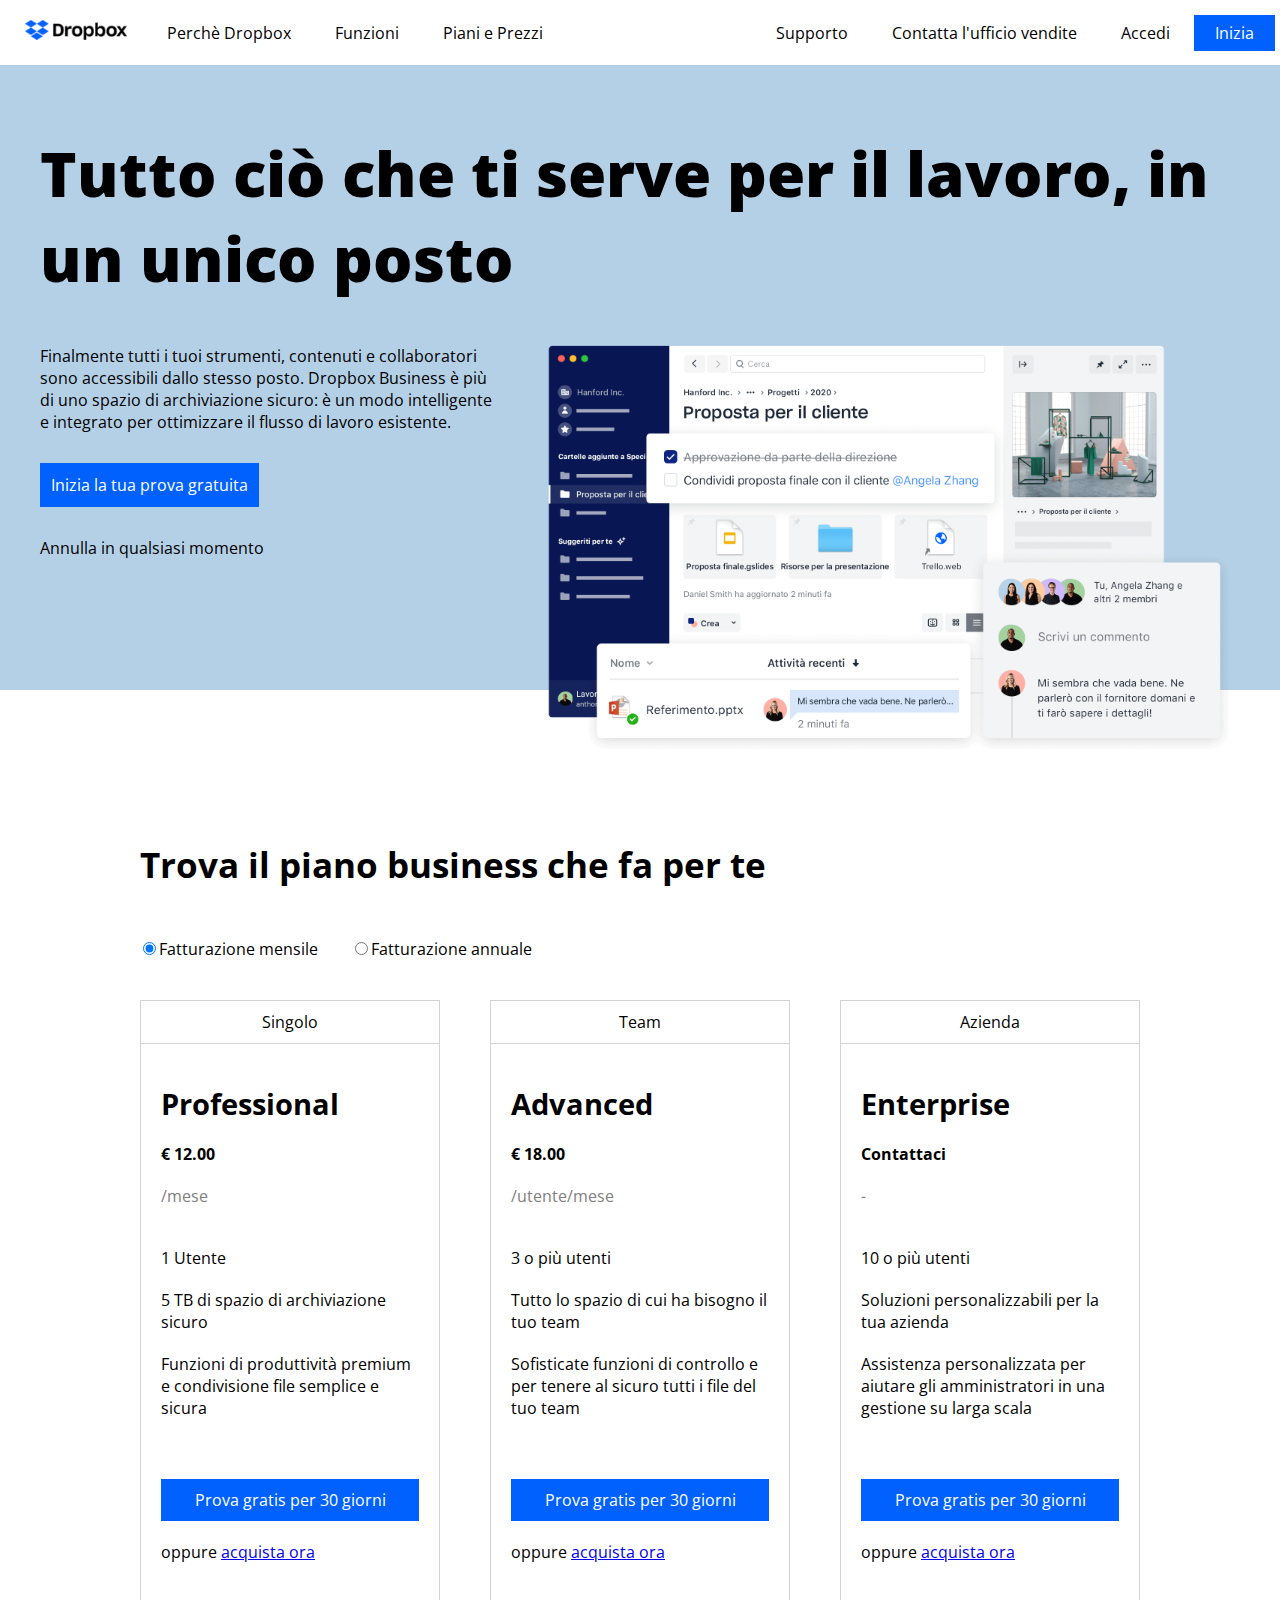
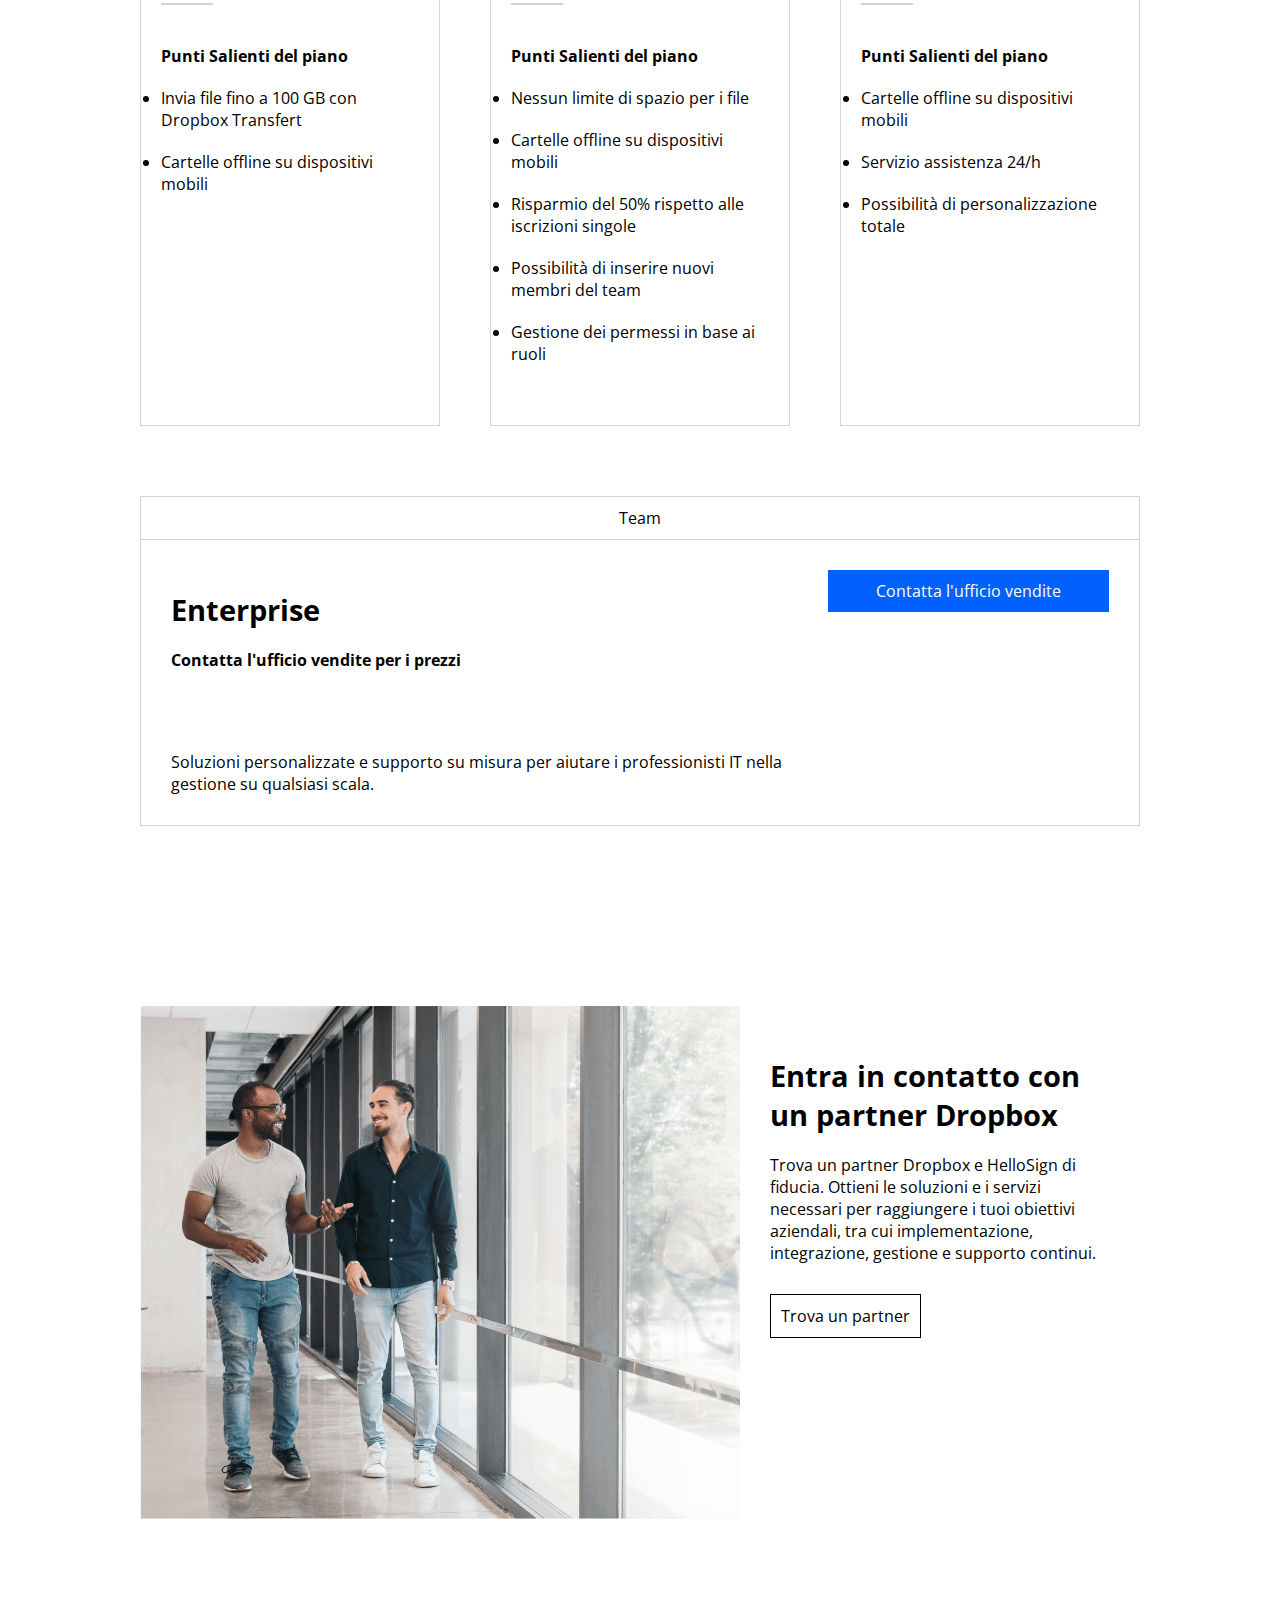
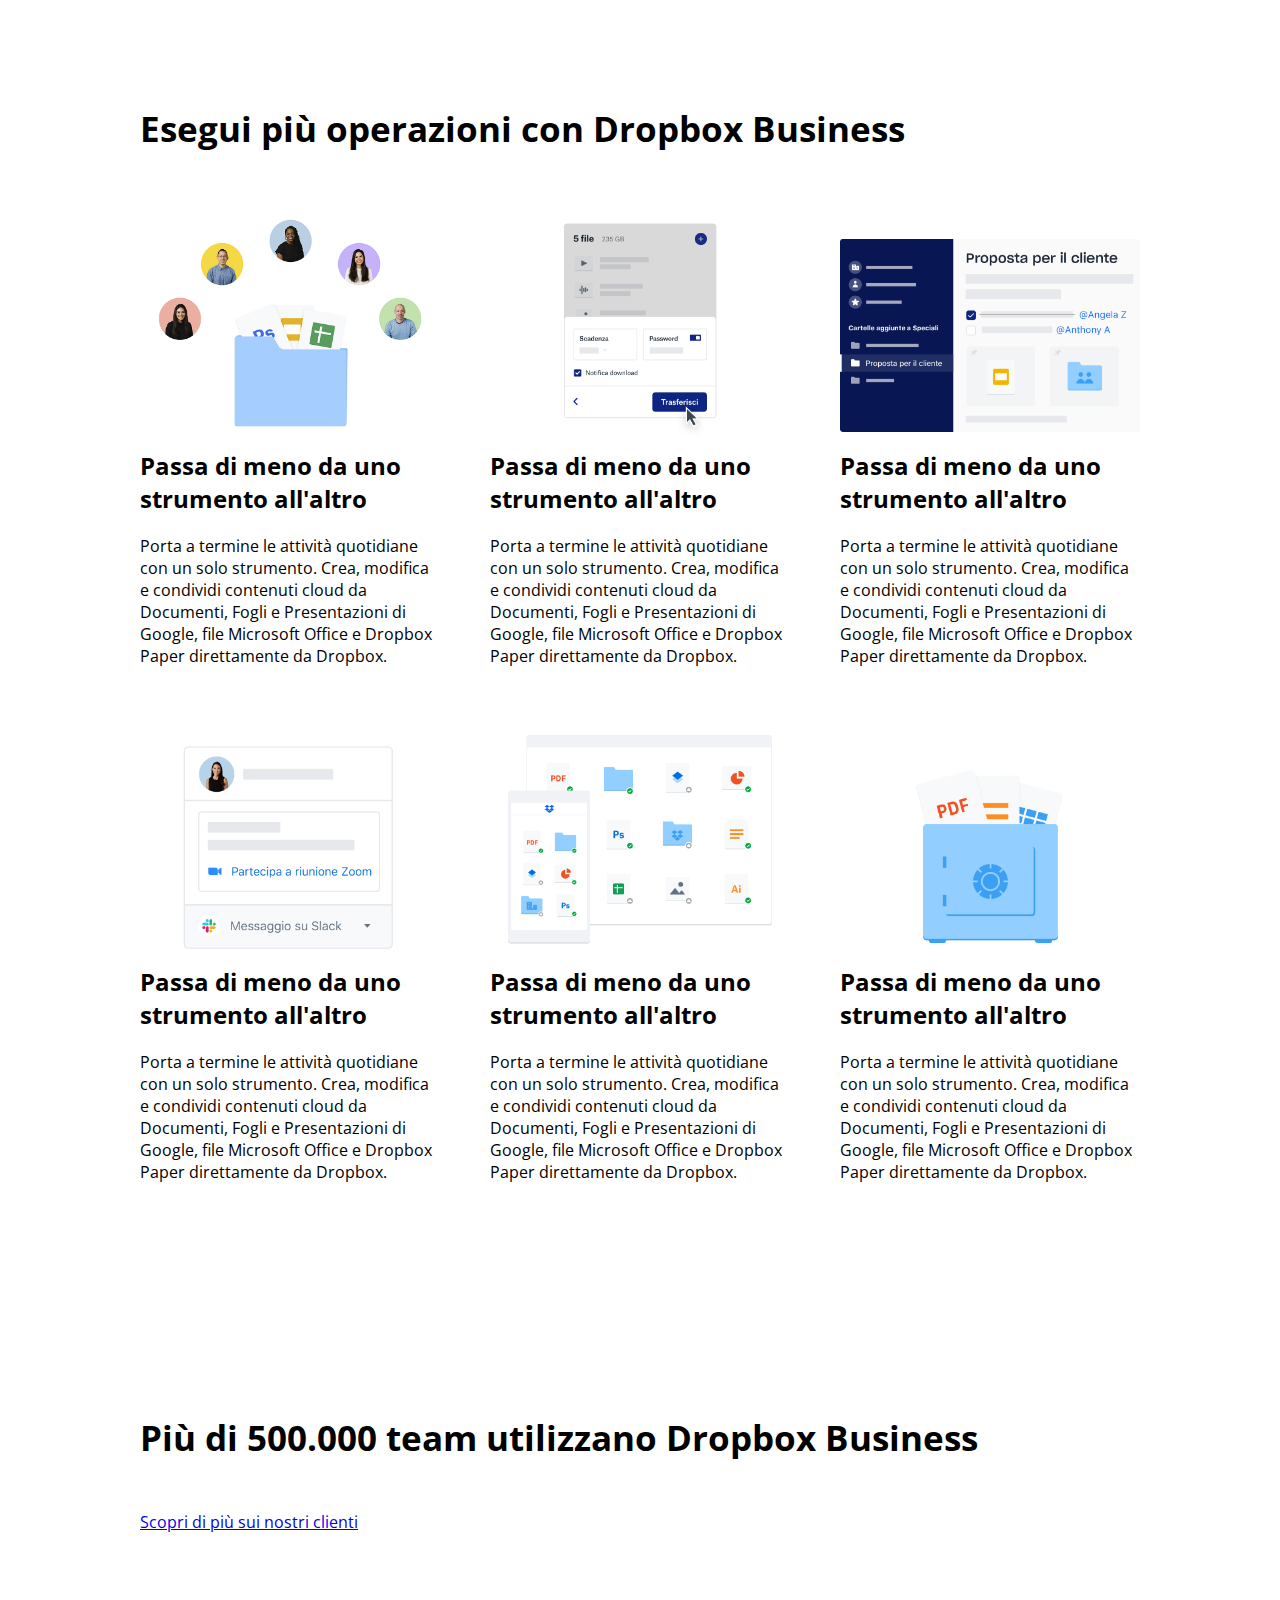
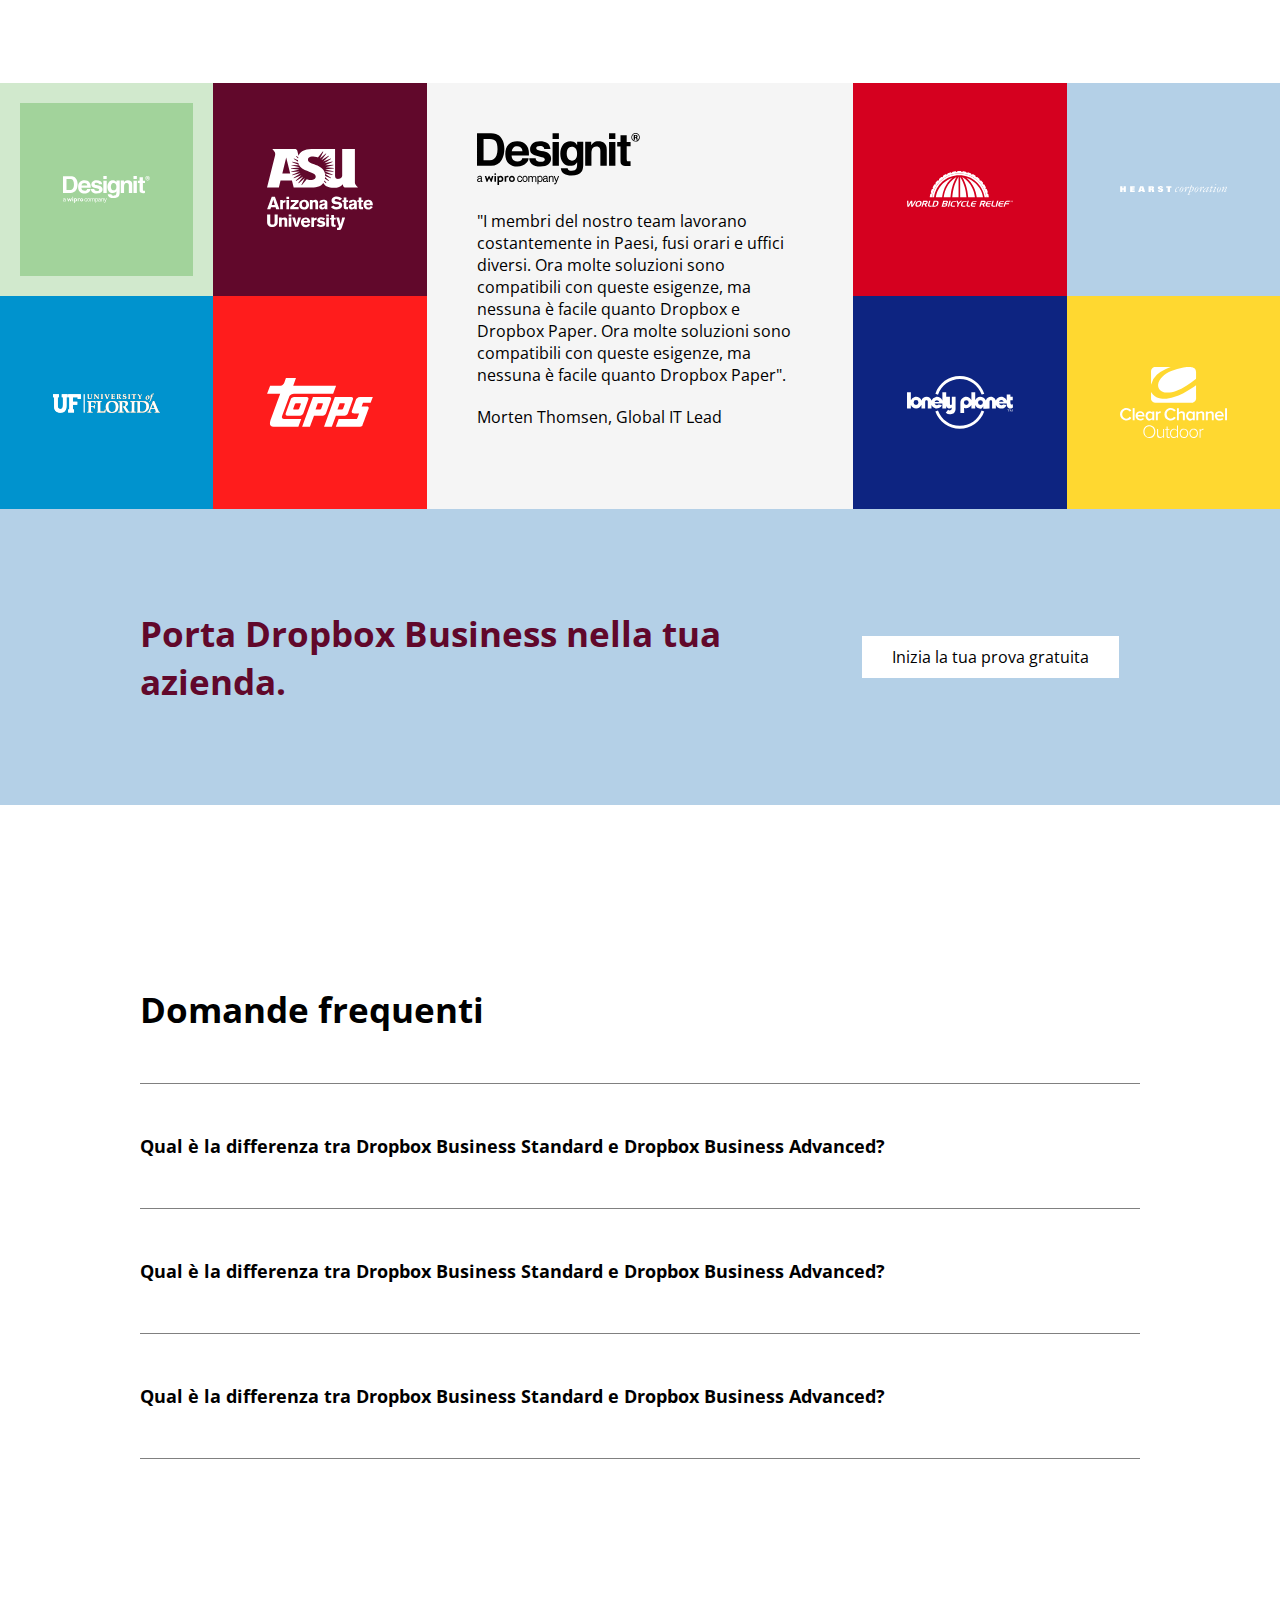
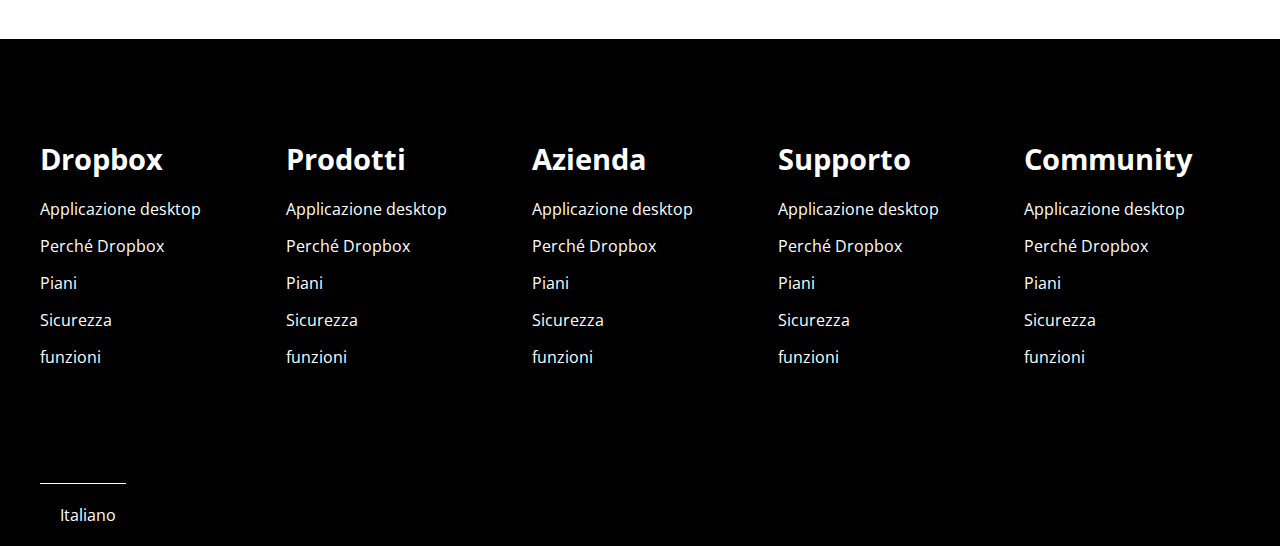
<file: index.html>
<!DOCTYPE html>
<html lang="en">
    <head>
        <meta charset="UTF-8">
        <meta name="viewport" content="width=device-width, initial-scale=1.0">
        <title>Tutto ciò che ti serve per il lavoro, in un unico posto | Dropbox</title>

        <!-- Google Fonts -->
        <link rel="preconnect" href="https://fonts.googleapis.com">
        <link rel="preconnect" href="https://fonts.gstatic.com" crossorigin>
        <link href="https://fonts.googleapis.com/css2?family=Open+Sans:wght@300;700;800&display=swap" rel="stylesheet">

        <!-- css -->
        <link rel="stylesheet" href="css/style.css">

        <!-- Font Awesome -->
        <link rel="stylesheet" href="https://cdnjs.cloudflare.com/ajax/libs/font-awesome/6.4.2/css/all.min.css" integrity="sha512-z3gLpd7yknf1YoNbCzqRKc4qyor8gaKU1qmn+CShxbuBusANI9QpRohGBreCFkKxLhei6S9CQXFEbbKuqLg0DA==" crossorigin="anonymous" referrerpolicy="no-referrer" />
    </head>
    <body class="debug">
        

        <header>

            <section class="top-header flex">

                <div class="left flex">
                    <div class="img_container">
                        <img src="img/logo-small.png" alt="Dropbox">
                    </div>
                    <nav>
                        <ul>
                            <li><a href="#">Perchè Dropbox</a></li>
                            <li><a href="#">Funzioni</a></li>
                            <li><a href="#">Piani e Prezzi</a></li>
                        </ul>
                    </nav>
                </div>

                <div class="right flex">
                    <nav>
                        <ul>
                            <li><a href="#">Supporto</a></li>
                            <li><a href="#">Contatta l'ufficio vendite</a></li>
                            <li><a href="#">Accedi</a></li>
                            <li><a href="#" class="button">Inizia</a></li>
                        </ul>
                    </nav>
                </div>

            </section>

            <section class="bottom-header">
                <div class="background">
                    <div class="container-large">
                        <div class="jumbotron">
                            <h1>Tutto ciò che ti serve per il lavoro, in un unico posto</h1>
                            <div class="my_row flex">

                                <div class="my_col_40">

                                    <p>
                                        Finalmente tutti i tuoi strumenti, contenuti e collaboratori sono accessibili dallo stesso posto. Dropbox Business è più di uno spazio di archiviazione sicuro: 
                                        è un modo intelligente e integrato per ottimizzare il flusso di lavoro esistente.
                                    </p>
                                    <a href="#" class="button large">Inizia la tua prova gratuita</a>
                                    <div>Annulla in qualsiasi momento</div>
                                    <i class="fa-solid fa-arrow-down"></i>
                                </div>


                                <div class="my_col_60">
                                    <img src="img/jumbo.png" alt="Dropbox_free_trial">
                                </div>

                            </div>
                        </div>
                    </div>
                </div>

            </section>
        </header>

        <main>
            <div class="container-small">
                 
                <h2>Trova il piano business che fa per te</h2>

                <div class="input-box">
                    <span><input type="radio" id="month" name="billing" checked><label for="month">Fatturazione mensile</label></span>
                    <span><input type="radio" id="year" name="billing"><label for="year">Fatturazione annuale</label></span>
                </div>
                
                <div class="my_row flex">
                     <div class="card">
                        <div class="card-top">
                            <span><i class="fa-solid fa-user"></i> Singolo</span>
                        </div>
                        <div class="card-bottom">
                            <h3>Professional</h3>
                            <h4>€ 12.00</h4>
                            <span class="price-info">/mese</span>

                            <ul class="fa-ul">
                                <li><span class="fa-li"><i class="fa-solid fa-user"></i></span>1 Utente</li>
                                <li><span class="fa-li"><i class="fa-solid fa-folder"></i></span>5 TB di spazio di archiviazione sicuro</li>
                                <li><span class="fa-li"><i class="fa-solid fa-share-nodes"></i></span>Funzioni di produttività premium
                                    e condivisione file semplice e sicura</li>
                            </ul>

                            <div class="button-card">
                                <a href="#">Prova gratis per 30 giorni</a>
                            </div>

                            <span>oppure <a href="#">acquista ora</a></span>

                            <hr>
                            
                            <div class="list-info">
                                <h4>Punti Salienti del piano</h4>
                                <ul class="fa-ul">
                                    <li><span class="fa-li"><i class="fa-solid fa-check"></i></span>Invia file fino a 100 GB con Dropbox Transfert</li>
                                    <li><span class="fa-li"><i class="fa-solid fa-check"></i></span>Cartelle offline su dispositivi mobili</li>
                                </ul>
                            </div>
                        </div>

                     </div>

                     <div class="card">
                        <div class="card-top">
                            <span><i class="fa-solid fa-users"></i> Team</span>
                        </div>
                        <div class="card-bottom">
                            <h3>Advanced</h3>
                            <h4>€ 18.00</h4>
                            <span class="price-info">/utente/mese</span>

                            <ul class="fa-ul">
                                <li><span class="fa-li"><i class="fa-solid fa-users"></i></span>3 o più utenti</li>
                                <li><span class="fa-li"><i class="fa-solid fa-folder"></i></span>Tutto lo spazio di cui ha bisogno il tuo team</li>
                                <li><span class="fa-li"><i class="fa-solid fa-share-nodes"></i></span>Sofisticate funzioni di controllo e per tenere al sicuro tutti i file del tuo team</li>
                            </ul>

                            <div class="button-card">
                                <a href="#">Prova gratis per 30 giorni</a>
                            </div>

                            <span>oppure <a href="#">acquista ora</a></span>

                            <hr>
                            
                            <div class="list-info">
                                <h4>Punti Salienti del piano</h4>
                                <ul class="fa-ul">
                                    <li><span class="fa-li"><i class="fa-solid fa-check"></i></span>Nessun limite di spazio per i file</li>
                                    <li><span class="fa-li"><i class="fa-solid fa-check"></i></span>Cartelle offline su dispositivi mobili</li>
                                    <li><span class="fa-li"><i class="fa-solid fa-check"></i></span>Risparmio del 50% rispetto alle iscrizioni singole</li>
                                    <li><span class="fa-li"><i class="fa-solid fa-check"></i></span>Possibilità di inserire nuovi membri del team</li>
                                    <li><span class="fa-li"><i class="fa-solid fa-check"></i></span>Gestione dei permessi in base ai ruoli</li>
                                </ul>
                            </div>
                        </div>

                     </div>

                     <div class="card">
                        <div class="card-top">
                            <span><i class="fa-solid fa-building"></i> Azienda</span>
                        </div>
                        <div class="card-bottom">
                            <h3>Enterprise</h3>
                            <h4>Contattaci</h4>
                            <span class="price-info">-</span>

                            <ul class="fa-ul">
                                <li><span class="fa-li"><i class="fa-solid fa-user"></i></span>10 o più utenti</li>
                                <li><span class="fa-li"><i class="fa-solid fa-folder"></i></span>Soluzioni personalizzabili per la tua azienda</li>
                                <li><span class="fa-li"><i class="fa-solid fa-share-nodes"></i></span>Assistenza personalizzata per aiutare gli amministratori in una gestione su larga scala</li>
                            </ul>

                            <div class="button-card">
                                <a href="#">Prova gratis per 30 giorni</a>
                            </div>

                            <span>oppure <a href="#">acquista ora</a></span>

                            <hr>
                            
                            <div class="list-info">
                                <h4>Punti Salienti del piano</h4>
                                <ul class="fa-ul">
                                    <li><span class="fa-li"><i class="fa-solid fa-check"></i></span>Cartelle offline su dispositivi mobili</li>
                                    <li><span class="fa-li"><i class="fa-solid fa-check"></i></span>Servizio assistenza 24/h</li>
                                    <li><span class="fa-li"><i class="fa-solid fa-check"></i></span>Possibilità di personalizzazione totale</li>
                                </ul>
                            </div>
                        </div>

                     </div>
                </div>

                <div class="horizontal_card">
                    <div class="card-top">
                        <span><i class="fa-solid fa-building"></i> Team</span>
                    </div>
                    <div class="card-bottom flex">

                        <div class="my_col_70">
                            <h3>Enterprise</h3>
                            <h4>Contatta l'ufficio vendite per i prezzi</h4>
                            <p>
                                Soluzioni personalizzate e supporto su misura per aiutare i professionisti IT nella gestione su qualsiasi scala.
                            </p>
                        </div>

                        <div class="my_col_30">
                            <div class="button-card">
                                <a href="#">Contatta l'ufficio vendite</a>
                            </div>
                        </div>

                    </div>
                </div>
                
                <div class="my_row big flex">
                    <div class="my_col_60">
                        <img src="img/partner.png" alt="">
                    </div>

                    <div class="my_col_40">
                        <h3>Entra in contatto con un partner Dropbox</h3>
                        <p>
                            Trova un partner Dropbox e HelloSign di fiducia. Ottieni le soluzioni e i servizi necessari per raggiungere i tuoi obiettivi aziendali, tra cui implementazione, integrazione, gestione e supporto continui.
                        </p>

                        <a href="" class="button large trasparent">Trova un partner</a>
                    </div>
                </div>

                <h2>Esegui più operazioni con Dropbox Business</h2>

                <div class="card_box flex">

                    <div class="card">

                        <img src="img/business-feature-switching-tools.png" alt="">
                        <h3>Passa di meno da uno strumento all'altro</h3>
                        <p>
                            Porta a termine le attività quotidiane con un solo strumento. Crea, modifica e condividi contenuti cloud da Documenti, Fogli e Presentazioni di Google, file Microsoft Office e Dropbox Paper direttamente da Dropbox.
                        </p>

                    </div>

                    <div class="card">

                        <img src="img/business-feature-send-files-it.png" alt="">
                        <h3>Passa di meno da uno strumento all'altro</h3>
                        <p>
                            Porta a termine le attività quotidiane con un solo strumento. Crea, modifica e condividi contenuti cloud da Documenti, Fogli e Presentazioni di Google, file Microsoft Office e Dropbox Paper direttamente da Dropbox.
                        </p>

                    </div>

                    <div class="card">

                        <img src="img/business-feature-coordinate-it.png" alt="">
                        <h3>Passa di meno da uno strumento all'altro</h3>
                        <p>
                            Porta a termine le attività quotidiane con un solo strumento. Crea, modifica e condividi contenuti cloud da Documenti, Fogli e Presentazioni di Google, file Microsoft Office e Dropbox Paper direttamente da Dropbox.
                        </p>

                    </div>

                    <div class="card">

                        <img src="img/business-feature-integrations-it.png" alt="">
                        <h3>Passa di meno da uno strumento all'altro</h3>
                        <p>
                            Porta a termine le attività quotidiane con un solo strumento. Crea, modifica e condividi contenuti cloud da Documenti, Fogli e Presentazioni di Google, file Microsoft Office e Dropbox Paper direttamente da Dropbox.
                        </p>

                    </div>

                    <div class="card">

                        <img src="img/business-feature-multi-device.png" alt="">
                        <h3>Passa di meno da uno strumento all'altro</h3>
                        <p>
                            Porta a termine le attività quotidiane con un solo strumento. Crea, modifica e condividi contenuti cloud da Documenti, Fogli e Presentazioni di Google, file Microsoft Office e Dropbox Paper direttamente da Dropbox.
                        </p>

                    </div>

                    <div class="card">

                        <img src="img/business-feature-security.png" alt="">
                        <h3>Passa di meno da uno strumento all'altro</h3>
                        <p>
                            Porta a termine le attività quotidiane con un solo strumento. Crea, modifica e condividi contenuti cloud da Documenti, Fogli e Presentazioni di Google, file Microsoft Office e Dropbox Paper direttamente da Dropbox.
                        </p>

                    </div>


                </div>

                <h2>Più di 500.000 team utilizzano Dropbox Business</h2>

                <a href="#">Scopri di più sui nostri clienti</a>

            </div>

            <div class="my_row_square flex">

                <div class="flex">
                    <div class="square_1-2 flex lightgreen"><img src="img/designit.svg" alt="Designit"></div>
                    <div class="square_1-2 flex bordeaux"><img src="img/arizona_state_university.svg" alt="Arizona_State_University"></div>
                    <div class="square_1-2 flex skyblue"><img src="img/university_of_florida.svg" alt="University_of_Florida"></div>
                    <div class="square_1-2 flex orangered"><img src="img/topps.svg" alt="Topps"></div>
                </div>


                <div class="corp_info">

                    <img src="img/designit.svg" alt="Designit">
                    <p>
                        "I membri del nostro team lavorano costantemente in Paesi, fusi orari e uffici diversi. Ora molte soluzioni sono compatibili con queste esigenze, ma nessuna è facile quanto Dropbox e Dropbox Paper. Ora molte soluzioni sono compatibili con queste esigenze, ma nessuna è facile quanto Dropbox Paper".
                    </p>

                    <span>Morten Thomsen, Global IT Lead</span>

                </div>


                <div class="flex">
                    <div class="square_1-2 flex red"><img src="img/world_bicycle_relief.svg" alt="World_Bicycle_Relief"></div>
                    <div class="square_1-2 flex lightblue"><img src="img/hearst_corp.svg" alt="Hearst_corp"></div>
                    <div class="square_1-2 flex darkblue"><img src="img/lonely_planet.svg" alt="Lonely_Planet"></div>
                    <div class="square_1-2 flex yellow"><img src="img/clear_channel.svg" alt="Clear_Channel"></div>
                </div>

            </div>

            <div class="background">
                <div class="container-small">

                    <div class="my_row small flex">

                        <div class="my_col_70 flex">
                            <h2>Porta Dropbox Business nella tua azienda.</h2>
                        </div>
    
                        <div class="my_col_30 flex">
                            <div class="button-card">
                                <a href="#" class="white">Inizia la tua prova gratuita</a>
                            </div>
                        </div>

                    </div>
                        
                </div>
            </div>
            
            <div class="container-small">

                <h2>Domande frequenti</h2>

                <div class="row-box">

                     <div class="flex">
                        <h4>Qual è la differenza tra Dropbox Business Standard e Dropbox Business Advanced?</h4>
                        <a href=""><i class="fa-solid fa-chevron-down"></i></a>
                     </div>
                     <div class="flex">
                        <h4>Qual è la differenza tra Dropbox Business Standard e Dropbox Business Advanced?</h4>
                        <a href=""><i class="fa-solid fa-chevron-down"></i></a>
                     </div>
                     <div class="flex">
                        <h4>Qual è la differenza tra Dropbox Business Standard e Dropbox Business Advanced?</h4>
                        <a href=""><i class="fa-solid fa-chevron-down"></i></a>
                     </div>

                </div>
            </div>
        </main>

        <footer>
            
            <div class="container-large">
                <section class="footer-top">

                    <div class="my_row flex">

                        <div class="footer_col">

                            <h3>Dropbox</h3>
                            <nav>
                                <ul>
                                    <li><a href="">Applicazione desktop</a></li>
                                    <li><a href="">Perché Dropbox</a></li>
                                    <li><a href="">Piani</a></li>
                                    <li><a href="">Sicurezza</a></li>
                                    <li><a href="">funzioni</a></li>
                                </ul>
                            </nav>
                        </div>

                        <div class="footer_col">

                            <h3>Prodotti</h3>
                            <nav>
                                <ul>
                                    <li><a href="">Applicazione desktop</a></li>
                                    <li><a href="">Perché Dropbox</a></li>
                                    <li><a href="">Piani</a></li>
                                    <li><a href="">Sicurezza</a></li>
                                    <li><a href="">funzioni</a></li>
                                </ul>
                            </nav>
                        </div>

                        <div class="footer_col">

                            <h3>Azienda</h3>
                            <nav>
                                <ul>
                                    <li><a href="">Applicazione desktop</a></li>
                                    <li><a href="">Perché Dropbox</a></li>
                                    <li><a href="">Piani</a></li>
                                    <li><a href="">Sicurezza</a></li>
                                    <li><a href="">funzioni</a></li>
                                </ul>
                            </nav>
                        </div>

                        <div class="footer_col">

                            <h3>Supporto</h3>
                            <nav>
                                <ul>
                                    <li><a href="">Applicazione desktop</a></li>
                                    <li><a href="">Perché Dropbox</a></li>
                                    <li><a href="">Piani</a></li>
                                    <li><a href="">Sicurezza</a></li>
                                    <li><a href="">funzioni</a></li>
                                </ul>
                            </nav>
                        </div>

                        <div class="footer_col">

                            <h3>Community</h3>
                            <nav>
                                <ul>
                                    <li><a href="">Applicazione desktop</a></li>
                                    <li><a href="">Perché Dropbox</a></li>
                                    <li><a href="">Piani</a></li>
                                    <li><a href="">Sicurezza</a></li>
                                    <li><a href="">funzioni</a></li>
                                </ul>
                            </nav>
                        </div>

                    </div>

                </section>

                <section class="footer-bottom">
                    <span><i class="fa-solid fa-earth-americas"></i> Italiano <a href="#"><i class="fa-solid fa-caret-up"></i></a></span>
                </section>
            </div>
            
        </footer>

    </body>
</html>
</file>
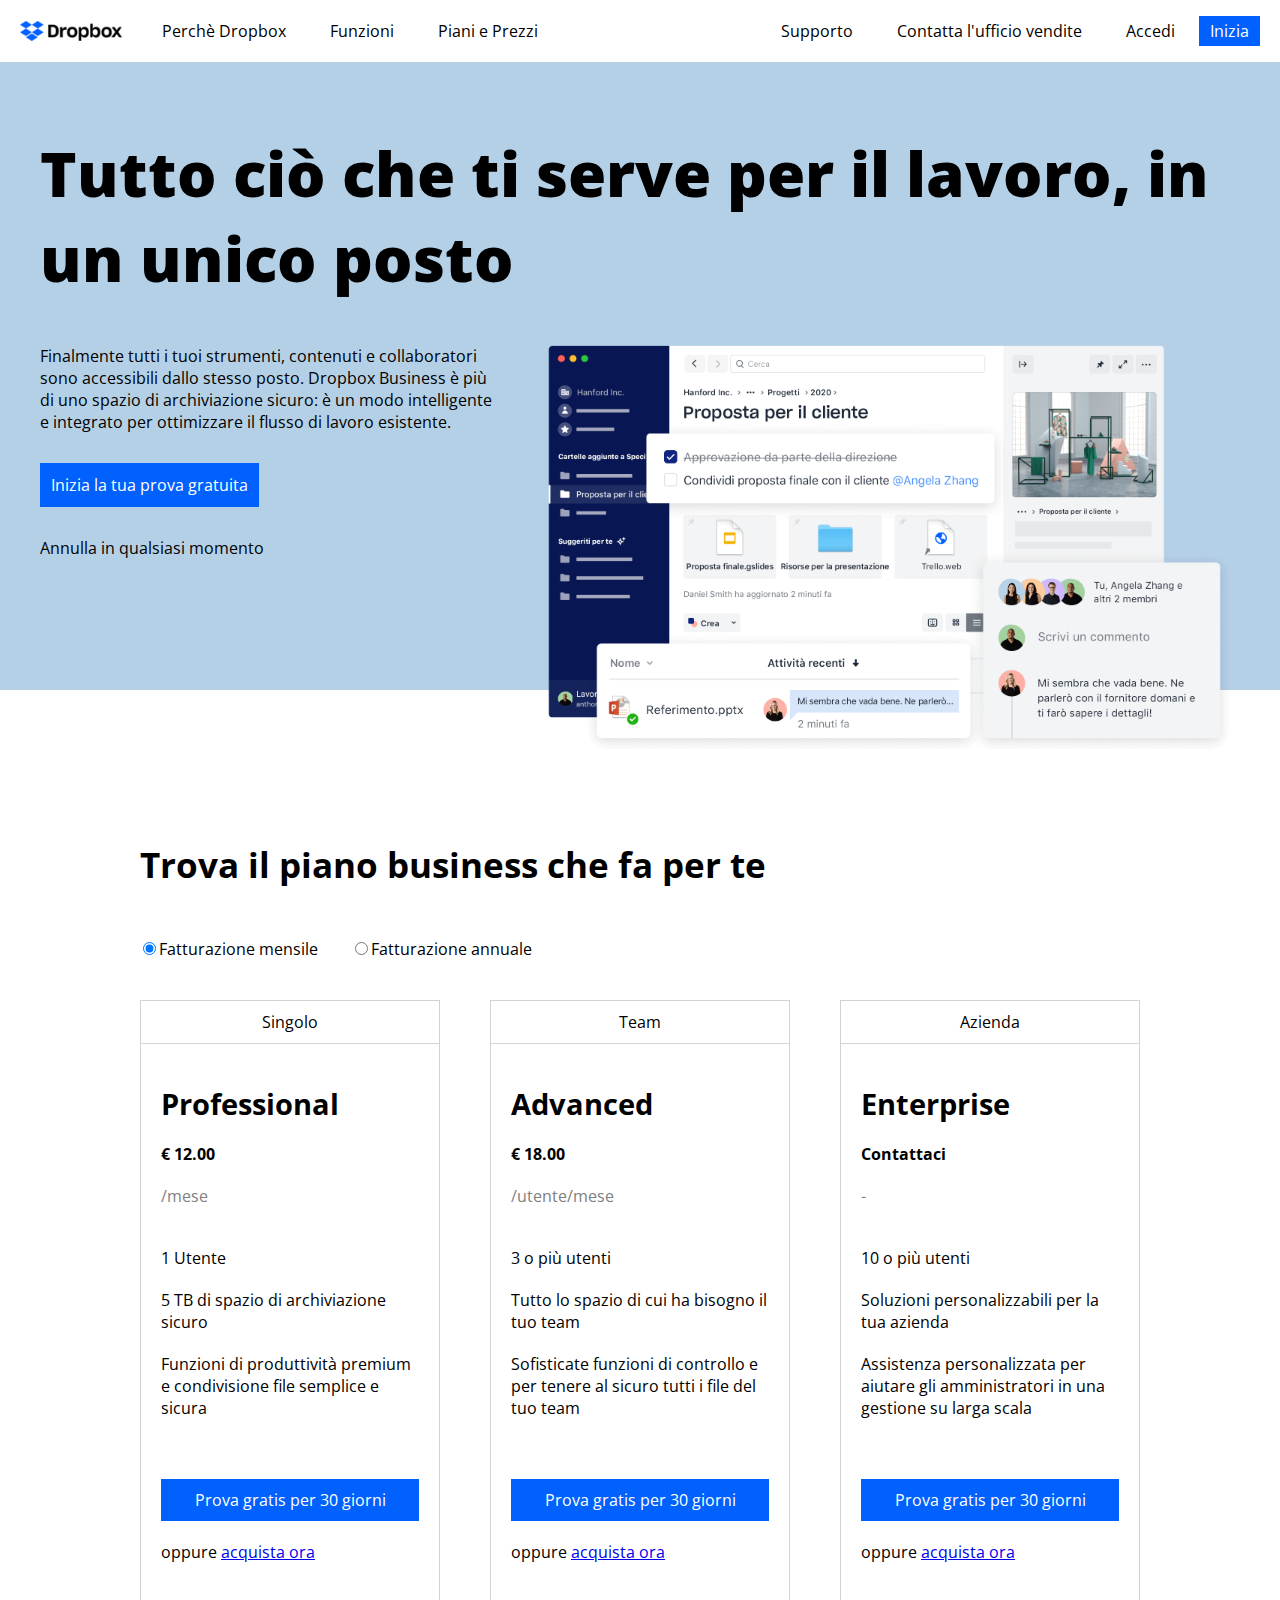
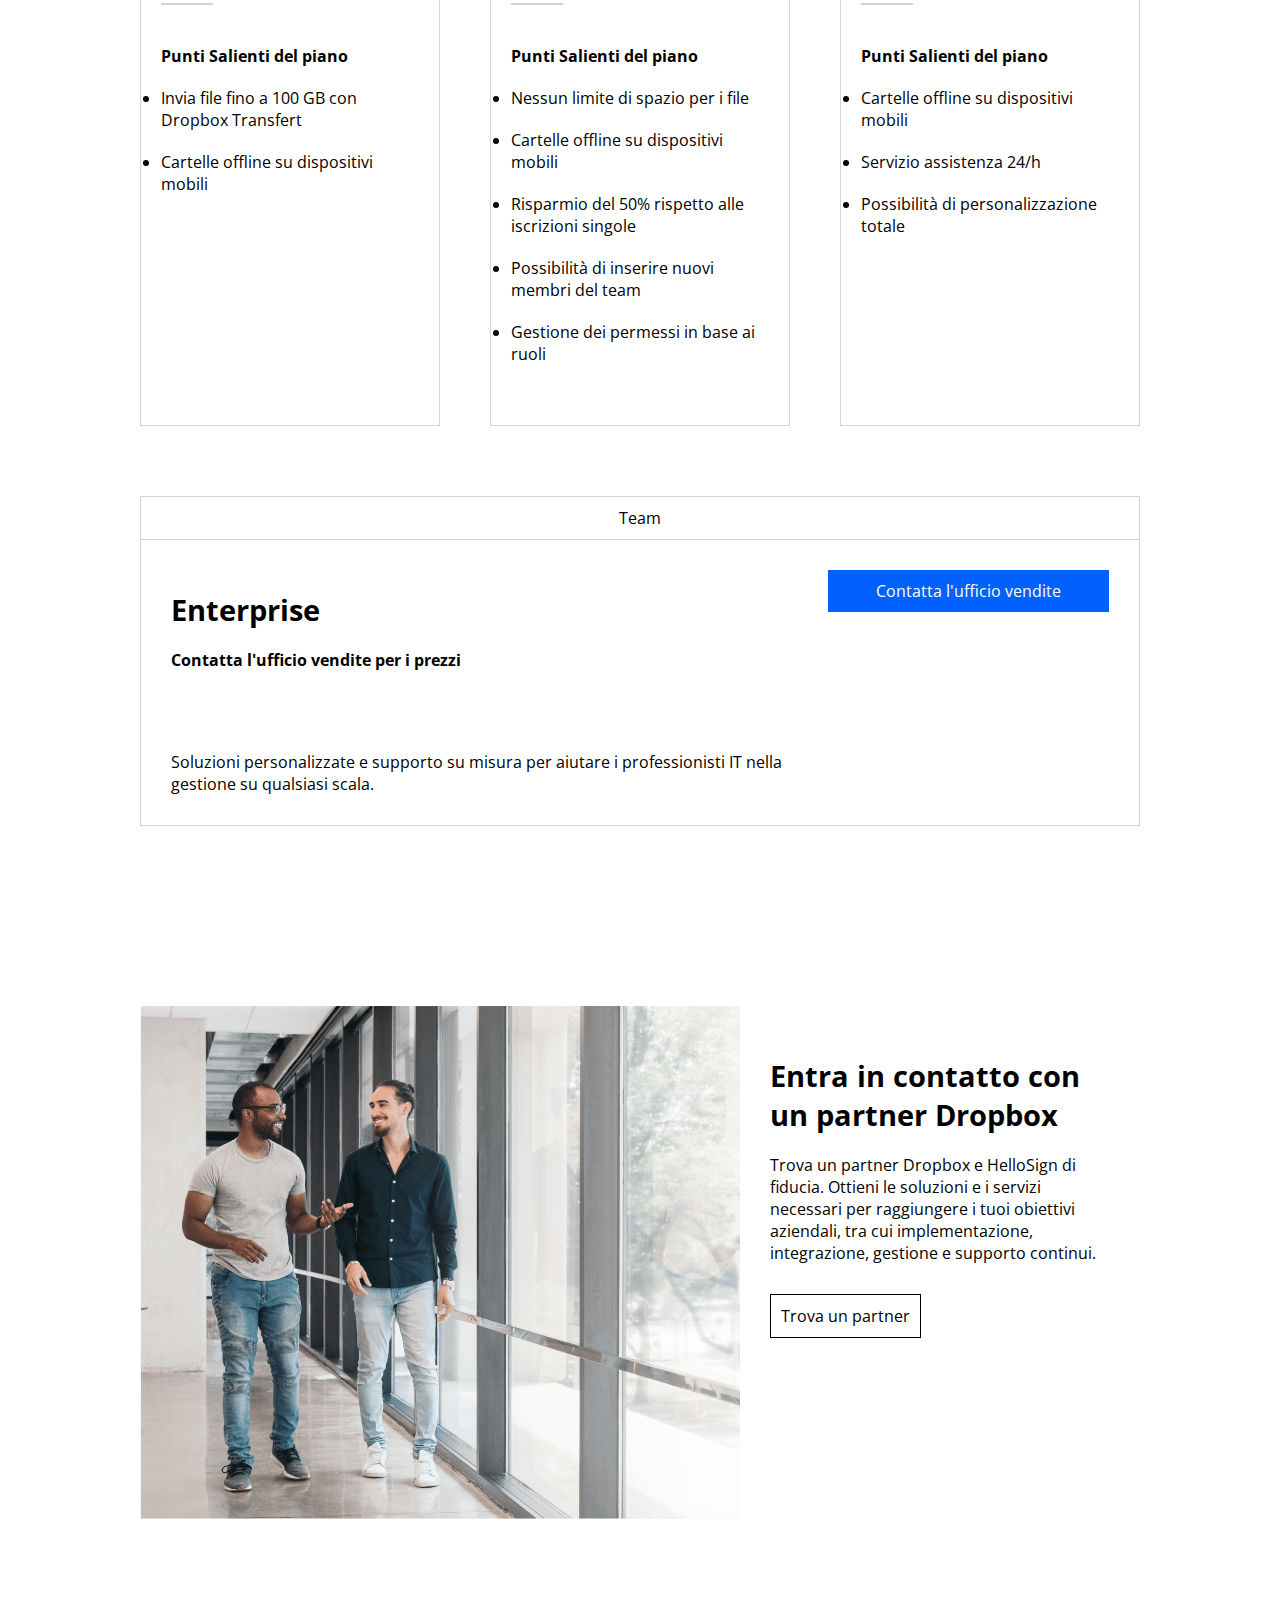
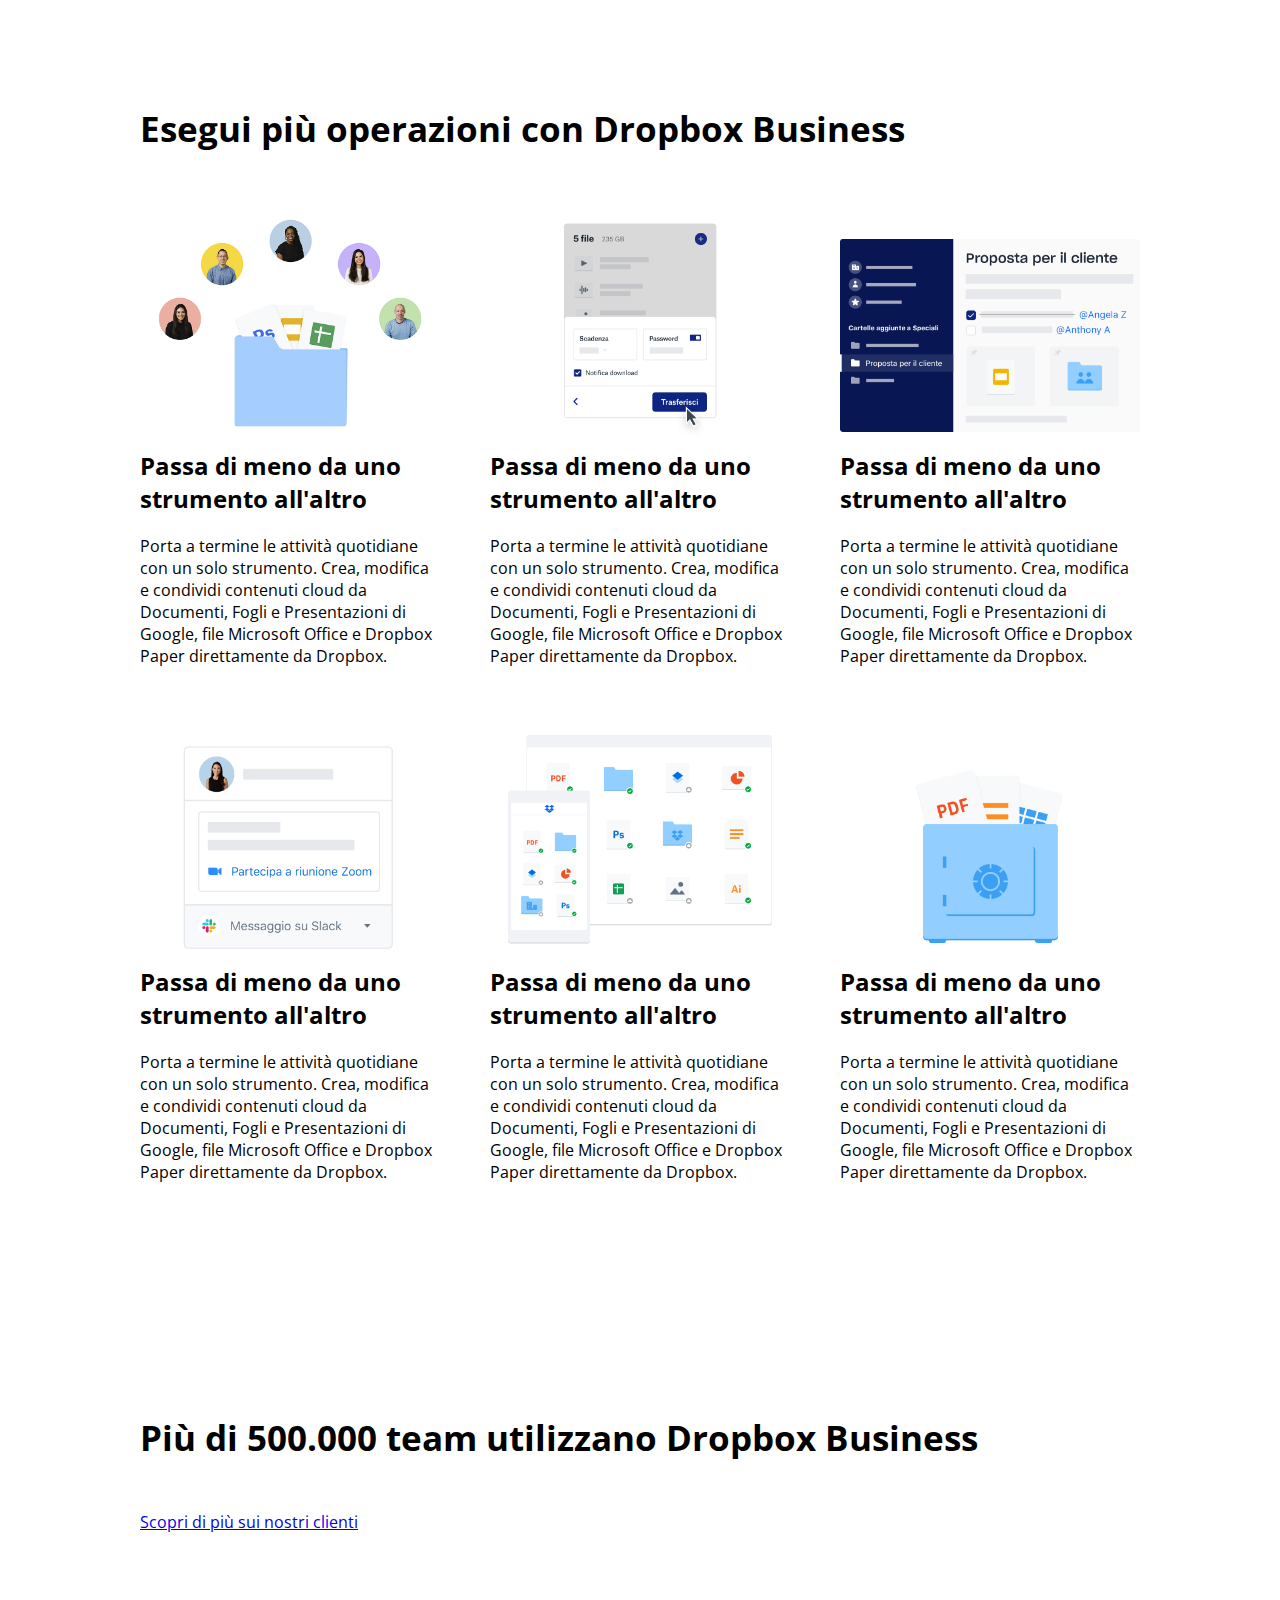
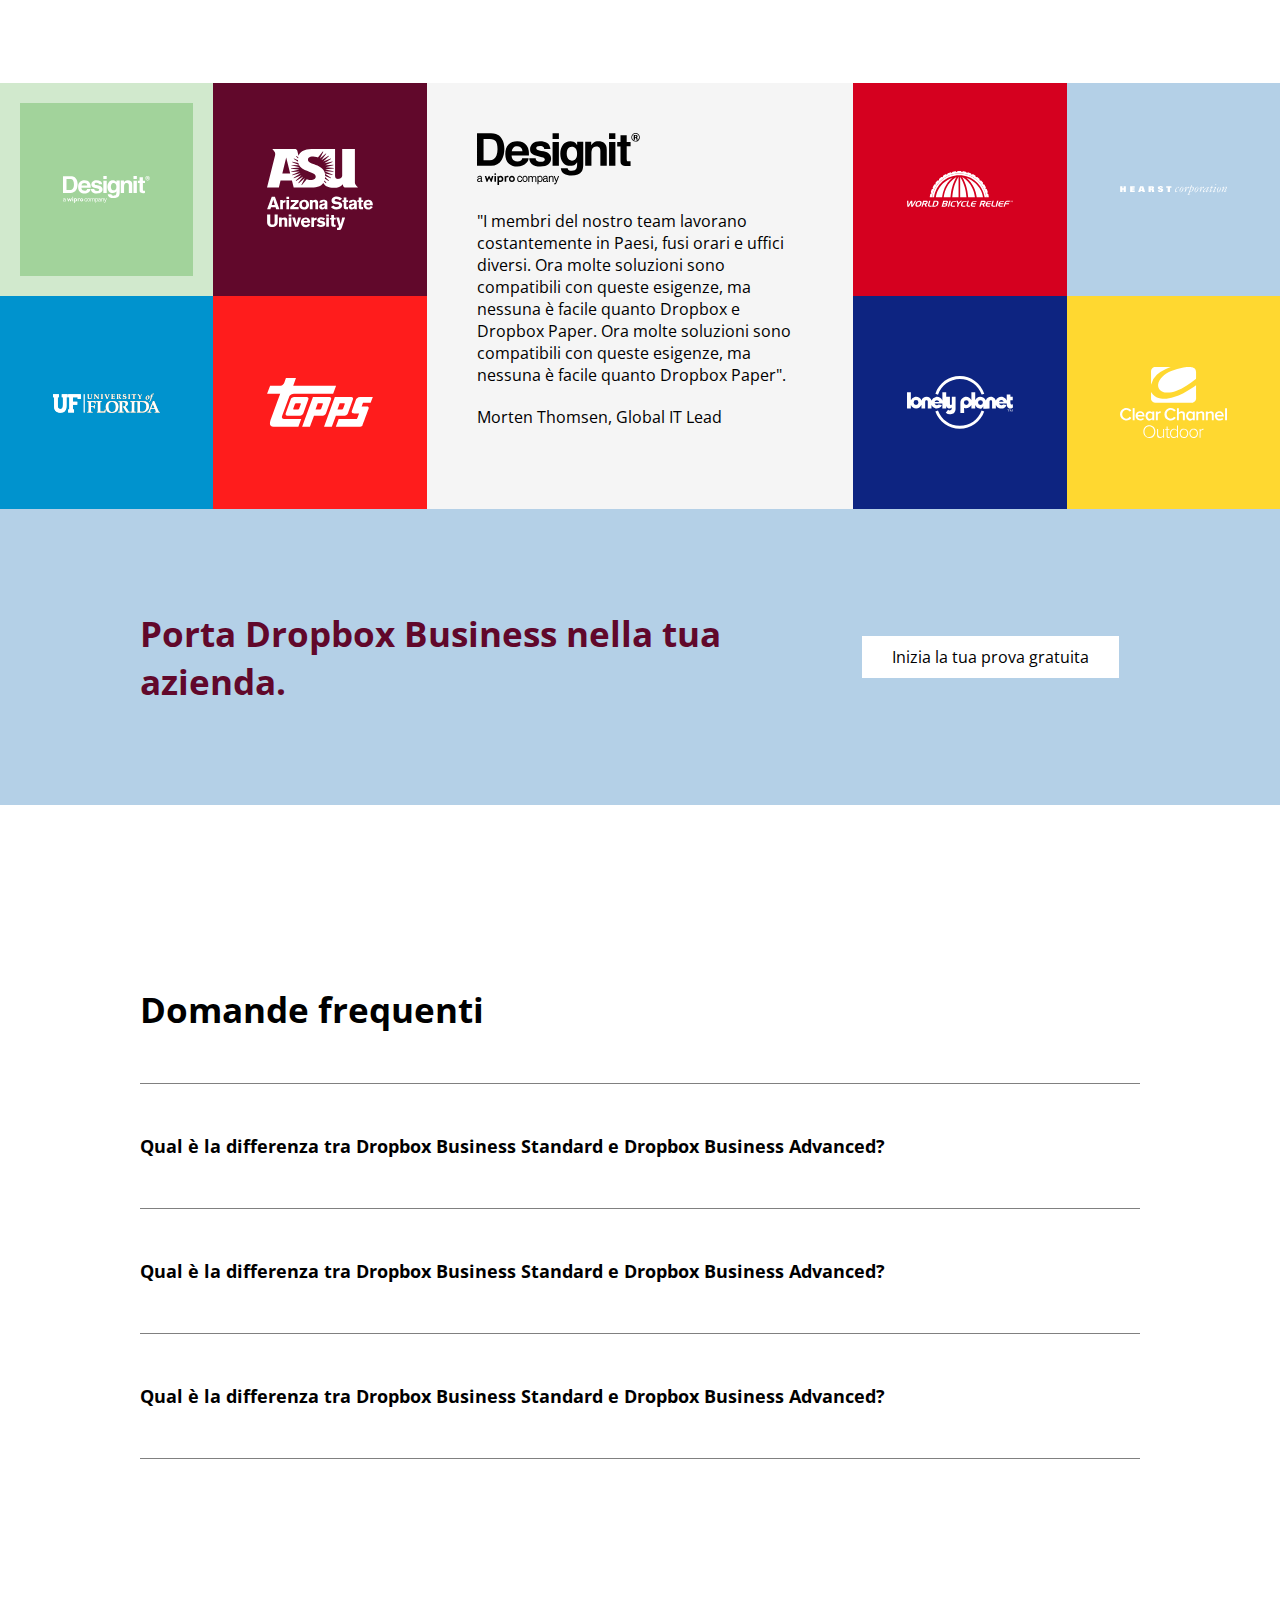
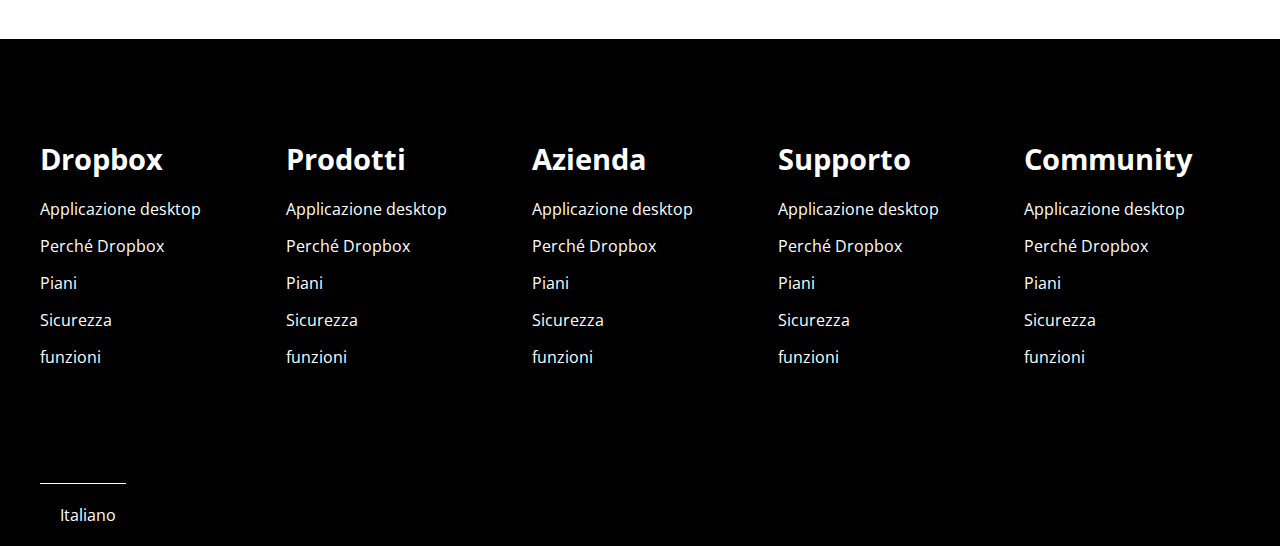
<file: BONUS/index.html>
<!DOCTYPE html>
<html lang="en">
    <head>
        <meta charset="UTF-8">
        <meta name="viewport" content="width=device-width, initial-scale=1.0">
        <title>Tutto ciò che ti serve per il lavoro, in un unico posto | Dropbox</title>

        <!-- Google Fonts -->
        <link rel="preconnect" href="https://fonts.googleapis.com">
        <link rel="preconnect" href="https://fonts.gstatic.com" crossorigin>
        <link href="https://fonts.googleapis.com/css2?family=Open+Sans:wght@300;700;800&display=swap" rel="stylesheet">

        <!-- css -->
        <link rel="stylesheet" href="css/style.css">

        <!-- Font Awesome -->
        <link rel="stylesheet" href="https://cdnjs.cloudflare.com/ajax/libs/font-awesome/6.4.2/css/all.min.css" integrity="sha512-z3gLpd7yknf1YoNbCzqRKc4qyor8gaKU1qmn+CShxbuBusANI9QpRohGBreCFkKxLhei6S9CQXFEbbKuqLg0DA==" crossorigin="anonymous" referrerpolicy="no-referrer" />
    </head>
    <body class="debug">
        

        <header>

            <section class="top-header flex">

                <div class="left flex">
                    <div class="img_container">
                        <img src="img/logo-small.png" alt="Dropbox">
                    </div>
                    <nav>
                        <ul>
                            <li class="info_box">
                                <a href="#">Perchè Dropbox</a>
                                <div class="nav_info">
                                    <ul>
                                        <li><h5>Panoramica</h5></li>
                                        <li><a href="#">Ispirati</a></li>
                                        <li><a href="#">Cosa dicono i clienti</a></li>
                                        <li><a href="#">Integrazioni di app</a></li>
                                        <li><a href="#">Risorse</a></li>
                                    </ul>
                                </div>
                            </li>
                            <li class="info_box">
                                <a href="#">Funzioni</a>
                                <div class="nav_info">
                                    <ul>
                                        <li><h5>Panoramica</h5></li>
                                        <li><a href="#">Ispirati</a></li>
                                        <li><a href="#">Cosa dicono i clienti</a></li>
                                        <li><a href="#">Integrazioni di app</a></li>
                                        <li><a href="#">Risorse</a></li>
                                    </ul>
                                </div>
                            </li>
                            <li class="info_box">
                                <a href="#">Piani e Prezzi</a>
                                <div class="nav_info">
                                    <ul>
                                        <li><h5>Panoramica</h5></li>
                                        <li><a href="#">Ispirati</a></li>
                                        <li><a href="#">Cosa dicono i clienti</a></li>
                                        <li><a href="#">Integrazioni di app</a></li>
                                        <li><a href="#">Risorse</a></li>
                                    </ul>
                                </div>
                            </li>
                        </ul>
                    </nav>
                </div>

                <div class="right flex">
                    <nav>
                        <ul>
                            <li class="info_box">
                                <a href="#">Supporto</a>
                                <div class="nav_info">
                                    <ul>
                                        <li><h5>Panoramica</h5></li>
                                        <li><a href="#">Ispirati</a></li>
                                        <li><a href="#">Cosa dicono i clienti</a></li>
                                        <li><a href="#">Integrazioni di app</a></li>
                                        <li><a href="#">Risorse</a></li>
                                    </ul>
                                </div>
                            </li>
                            <li class="info_box">
                                <a href="#">Contatta l'ufficio vendite</a>
                                <div class="nav_info">
                                    <ul>
                                        <li><h5>Panoramica</h5></li>
                                        <li><a href="#">Ispirati</a></li>
                                        <li><a href="#">Cosa dicono i clienti</a></li>
                                        <li><a href="#">Integrazioni di app</a></li>
                                        <li><a href="#">Risorse</a></li>
                                    </ul>
                                </div>
                            </li>
                            <li id="login"><a href="#">Accedi</a></li>
                            <li><a href="#" class="button">Inizia</a></li>
                        </ul>
                    </nav>
                </div>

            </section>

            <section class="bottom-header">
                <div class="background">
                    <div class="container-large">
                        <div class="jumbotron">
                            <h1>Tutto ciò che ti serve per il lavoro, in un unico posto</h1>
                            <div class="my_row flex">

                                <div class="my_col_40">

                                    <p>
                                        Finalmente tutti i tuoi strumenti, contenuti e collaboratori sono accessibili dallo stesso posto. Dropbox Business è più di uno spazio di archiviazione sicuro: 
                                        è un modo intelligente e integrato per ottimizzare il flusso di lavoro esistente.
                                    </p>
                                    <a href="#" class="button large">Inizia la tua prova gratuita</a>
                                    <div>Annulla in qualsiasi momento</div>
                                    <a href="#section_price" class="arrow-down"><i class="fa-solid fa-arrow-down"></i></a>
                                </div>


                                <div class="my_col_60">
                                    <img src="img/jumbo.png" alt="Dropbox_free_trial">
                                </div>

                            </div>
                        </div>
                    </div>
                </div>

            </section>
        </header>

        <main>
            <div class="container-small">
                 
                <h2 id="section_price">Trova il piano business che fa per te</h2>

                <div class="input-box">
                    <span><input type="radio" id="month" name="billing" checked><label for="month">Fatturazione mensile</label></span>
                    <span><input type="radio" id="year" name="billing"><label for="year">Fatturazione annuale</label></span>
                </div>
                
                <div class="my_row flex">
                     <div class="card">
                        <div class="card-top">
                            <span><i class="fa-solid fa-user"></i> Singolo</span>
                        </div>
                        <div class="card-bottom">
                            <h3>Professional</h3>
                            <h4>€ 12.00</h4>
                            <span class="price-info">/mese</span>

                            <ul class="fa-ul">
                                <li><span class="fa-li"><i class="fa-solid fa-user"></i></span>1 Utente</li>
                                <li><span class="fa-li"><i class="fa-solid fa-folder"></i></span>5 TB di spazio di archiviazione sicuro</li>
                                <li><span class="fa-li"><i class="fa-solid fa-share-nodes"></i></span>Funzioni di produttività premium
                                    e condivisione file semplice e sicura</li>
                            </ul>

                            <div class="button-card">
                                <a href="#">Prova gratis per 30 giorni</a>
                            </div>

                            <span>oppure <a href="#">acquista ora</a></span>

                            <hr>
                            
                            <div class="list-info">
                                <h4>Punti Salienti del piano</h4>
                                <ul class="fa-ul">
                                    <li><span class="fa-li"><i class="fa-solid fa-check"></i></span>Invia file fino a 100 GB con Dropbox Transfert</li>
                                    <li><span class="fa-li"><i class="fa-solid fa-check"></i></span>Cartelle offline su dispositivi mobili</li>
                                </ul>
                            </div>
                        </div>

                     </div>

                     <div class="card">
                        <div class="card-top">
                            <span><i class="fa-solid fa-users"></i> Team</span>
                        </div>
                        <div class="card-bottom">
                            <h3>Advanced</h3>
                            <h4>€ 18.00</h4>
                            <span class="price-info">/utente/mese</span>

                            <ul class="fa-ul">
                                <li><span class="fa-li"><i class="fa-solid fa-users"></i></span>3 o più utenti</li>
                                <li><span class="fa-li"><i class="fa-solid fa-folder"></i></span>Tutto lo spazio di cui ha bisogno il tuo team</li>
                                <li><span class="fa-li"><i class="fa-solid fa-share-nodes"></i></span>Sofisticate funzioni di controllo e per tenere al sicuro tutti i file del tuo team</li>
                            </ul>

                            <div class="button-card">
                                <a href="#">Prova gratis per 30 giorni</a>
                            </div>

                            <span>oppure <a href="#">acquista ora</a></span>

                            <hr>
                            
                            <div class="list-info">
                                <h4>Punti Salienti del piano</h4>
                                <ul class="fa-ul">
                                    <li><span class="fa-li"><i class="fa-solid fa-check"></i></span>Nessun limite di spazio per i file</li>
                                    <li><span class="fa-li"><i class="fa-solid fa-check"></i></span>Cartelle offline su dispositivi mobili</li>
                                    <li><span class="fa-li"><i class="fa-solid fa-check"></i></span>Risparmio del 50% rispetto alle iscrizioni singole</li>
                                    <li><span class="fa-li"><i class="fa-solid fa-check"></i></span>Possibilità di inserire nuovi membri del team</li>
                                    <li><span class="fa-li"><i class="fa-solid fa-check"></i></span>Gestione dei permessi in base ai ruoli</li>
                                </ul>
                            </div>
                        </div>

                     </div>

                     <div class="card">
                        <div class="card-top">
                            <span><i class="fa-solid fa-building"></i> Azienda</span>
                        </div>
                        <div class="card-bottom">
                            <h3>Enterprise</h3>
                            <h4>Contattaci</h4>
                            <span class="price-info">-</span>

                            <ul class="fa-ul">
                                <li><span class="fa-li"><i class="fa-solid fa-user"></i></span>10 o più utenti</li>
                                <li><span class="fa-li"><i class="fa-solid fa-folder"></i></span>Soluzioni personalizzabili per la tua azienda</li>
                                <li><span class="fa-li"><i class="fa-solid fa-share-nodes"></i></span>Assistenza personalizzata per aiutare gli amministratori in una gestione su larga scala</li>
                            </ul>

                            <div class="button-card">
                                <a href="#">Prova gratis per 30 giorni</a>
                            </div>

                            <span>oppure <a href="#">acquista ora</a></span>

                            <hr>
                            
                            <div class="list-info">
                                <h4>Punti Salienti del piano</h4>
                                <ul class="fa-ul">
                                    <li><span class="fa-li"><i class="fa-solid fa-check"></i></span>Cartelle offline su dispositivi mobili</li>
                                    <li><span class="fa-li"><i class="fa-solid fa-check"></i></span>Servizio assistenza 24/h</li>
                                    <li><span class="fa-li"><i class="fa-solid fa-check"></i></span>Possibilità di personalizzazione totale</li>
                                </ul>
                            </div>
                        </div>

                     </div>
                </div>

                <div class="horizontal_card">
                    <div class="card-top">
                        <span><i class="fa-solid fa-building"></i> Team</span>
                    </div>
                    <div class="card-bottom flex">

                        <div class="my_col_70">
                            <h3>Enterprise</h3>
                            <h4>Contatta l'ufficio vendite per i prezzi</h4>
                            <p>
                                Soluzioni personalizzate e supporto su misura per aiutare i professionisti IT nella gestione su qualsiasi scala.
                            </p>
                        </div>

                        <div class="my_col_30">
                            <div class="button-card">
                                <a href="#">Contatta l'ufficio vendite</a>
                            </div>
                        </div>

                    </div>
                </div>
                
                <div class="my_row big flex">
                    <div class="my_col_60">
                        <img src="img/partner.png" alt="">
                    </div>

                    <div class="my_col_40">
                        <h3>Entra in contatto con un partner Dropbox</h3>
                        <p>
                            Trova un partner Dropbox e HelloSign di fiducia. Ottieni le soluzioni e i servizi necessari per raggiungere i tuoi obiettivi aziendali, tra cui implementazione, integrazione, gestione e supporto continui.
                        </p>

                        <a href="" class="button large trasparent">Trova un partner</a>
                    </div>
                </div>

                <h2>Esegui più operazioni con Dropbox Business</h2>

                <div class="card_box flex">

                    <div class="card">

                        <img src="img/business-feature-switching-tools.png" alt="">
                        <h3>Passa di meno da uno strumento all'altro</h3>
                        <p>
                            Porta a termine le attività quotidiane con un solo strumento. Crea, modifica e condividi contenuti cloud da Documenti, Fogli e Presentazioni di Google, file Microsoft Office e Dropbox Paper direttamente da Dropbox.
                        </p>

                    </div>

                    <div class="card">

                        <img src="img/business-feature-send-files-it.png" alt="">
                        <h3>Passa di meno da uno strumento all'altro</h3>
                        <p>
                            Porta a termine le attività quotidiane con un solo strumento. Crea, modifica e condividi contenuti cloud da Documenti, Fogli e Presentazioni di Google, file Microsoft Office e Dropbox Paper direttamente da Dropbox.
                        </p>

                    </div>

                    <div class="card">

                        <img src="img/business-feature-coordinate-it.png" alt="">
                        <h3>Passa di meno da uno strumento all'altro</h3>
                        <p>
                            Porta a termine le attività quotidiane con un solo strumento. Crea, modifica e condividi contenuti cloud da Documenti, Fogli e Presentazioni di Google, file Microsoft Office e Dropbox Paper direttamente da Dropbox.
                        </p>

                    </div>

                    <div class="card">

                        <img src="img/business-feature-integrations-it.png" alt="">
                        <h3>Passa di meno da uno strumento all'altro</h3>
                        <p>
                            Porta a termine le attività quotidiane con un solo strumento. Crea, modifica e condividi contenuti cloud da Documenti, Fogli e Presentazioni di Google, file Microsoft Office e Dropbox Paper direttamente da Dropbox.
                        </p>

                    </div>

                    <div class="card">

                        <img src="img/business-feature-multi-device.png" alt="">
                        <h3>Passa di meno da uno strumento all'altro</h3>
                        <p>
                            Porta a termine le attività quotidiane con un solo strumento. Crea, modifica e condividi contenuti cloud da Documenti, Fogli e Presentazioni di Google, file Microsoft Office e Dropbox Paper direttamente da Dropbox.
                        </p>

                    </div>

                    <div class="card">

                        <img src="img/business-feature-security.png" alt="">
                        <h3>Passa di meno da uno strumento all'altro</h3>
                        <p>
                            Porta a termine le attività quotidiane con un solo strumento. Crea, modifica e condividi contenuti cloud da Documenti, Fogli e Presentazioni di Google, file Microsoft Office e Dropbox Paper direttamente da Dropbox.
                        </p>

                    </div>


                </div>

                <h2>Più di 500.000 team utilizzano Dropbox Business</h2>

                <a href="#">Scopri di più sui nostri clienti</a>

            </div>

            <div class="my_row_square flex">

                <div class="flex">
                    <div class="square_1-2 flex lightgreen"><img src="img/designit.svg" alt="Designit"></div>
                    <div class="square_1-2 flex bordeaux"><img src="img/arizona_state_university.svg" alt="Arizona_State_University"></div>
                    <div class="square_1-2 flex skyblue"><img src="img/university_of_florida.svg" alt="University_of_Florida"></div>
                    <div class="square_1-2 flex orangered"><img src="img/topps.svg" alt="Topps"></div>
                </div>


                <div class="corp_info">

                    <img src="img/designit.svg" alt="Designit">
                    <p>
                        "I membri del nostro team lavorano costantemente in Paesi, fusi orari e uffici diversi. Ora molte soluzioni sono compatibili con queste esigenze, ma nessuna è facile quanto Dropbox e Dropbox Paper. Ora molte soluzioni sono compatibili con queste esigenze, ma nessuna è facile quanto Dropbox Paper".
                    </p>

                    <span>Morten Thomsen, Global IT Lead</span>

                </div>


                <div class="flex">
                    <div class="square_1-2 flex red"><img src="img/world_bicycle_relief.svg" alt="World_Bicycle_Relief"></div>
                    <div class="square_1-2 flex lightblue"><img src="img/hearst_corp.svg" alt="Hearst_corp"></div>
                    <div class="square_1-2 flex darkblue"><img src="img/lonely_planet.svg" alt="Lonely_Planet"></div>
                    <div class="square_1-2 flex yellow"><img src="img/clear_channel.svg" alt="Clear_Channel"></div>
                </div>

            </div>

            <div class="background">
                <div class="container-small">

                    <div class="my_row small flex">

                        <div class="my_col_70 flex">
                            <h2>Porta Dropbox Business nella tua azienda.</h2>
                        </div>
    
                        <div class="my_col_30 flex">
                            <div class="button-card">
                                <a href="#" class="white">Inizia la tua prova gratuita</a>
                            </div>
                        </div>

                    </div>
                        
                </div>
            </div>
            
            <div class="container-small">

                <h2>Domande frequenti</h2>

                <div class="row-box">

                    <details>
                        <summary>
                            <div class="row flex">
                                <h4>Qual è la differenza tra Dropbox Business Standard e Dropbox Business Advanced?</h4>
                                <i class="fa-solid fa-chevron-down"></i>
                             </div>
                        </summary>
                        <span class="summary_content">Lorem ipsum dolor sit amet consectetur adipisicing elit. Rem ad architecto dicta? Eligendi sunt aspernatur obcaecati. Temporibus cupiditate ullam provident repellendus amet, et blanditiis quo, nam nisi eveniet deleniti nobis?</span>
                    </details>
                    

                    <details>
                        <summary>
                            <div class="row flex">
                                <h4>Qual è la differenza tra Dropbox Business Standard e Dropbox Business Advanced?</h4>
                                <i class="fa-solid fa-chevron-down"></i>
                             </div>
                        </summary>
                        <span class="summary_content">Lorem ipsum dolor sit amet consectetur adipisicing elit. Rem ad architecto dicta? Eligendi sunt aspernatur obcaecati. Temporibus cupiditate ullam provident repellendus amet, et blanditiis quo, nam nisi eveniet deleniti nobis?</span>
                    </details>


                     <details>
                        <summary>
                            <div class="row flex">
                                <h4>Qual è la differenza tra Dropbox Business Standard e Dropbox Business Advanced?</h4>
                                <i class="fa-solid fa-chevron-down"></i>
                             </div>
                        </summary>
                        <span class="summary_content">Lorem ipsum dolor sit amet consectetur adipisicing elit. Rem ad architecto dicta? Eligendi sunt aspernatur obcaecati. Temporibus cupiditate ullam provident repellendus amet, et blanditiis quo, nam nisi eveniet deleniti nobis?</span>
                    </details>

                </div>
            </div>
        </main>

        <footer>
            
            <div class="container-large">
                <section class="footer-top">

                    <div class="my_row flex">

                        <div class="footer_col">

                            <h3>Dropbox</h3>
                            <nav>
                                <ul>
                                    <li><a href="">Applicazione desktop</a></li>
                                    <li><a href="">Perché Dropbox</a></li>
                                    <li><a href="">Piani</a></li>
                                    <li><a href="">Sicurezza</a></li>
                                    <li><a href="">funzioni</a></li>
                                </ul>
                            </nav>
                        </div>

                        <div class="footer_col">

                            <h3>Prodotti</h3>
                            <nav>
                                <ul>
                                    <li><a href="">Applicazione desktop</a></li>
                                    <li><a href="">Perché Dropbox</a></li>
                                    <li><a href="">Piani</a></li>
                                    <li><a href="">Sicurezza</a></li>
                                    <li><a href="">funzioni</a></li>
                                </ul>
                            </nav>
                        </div>

                        <div class="footer_col">

                            <h3>Azienda</h3>
                            <nav>
                                <ul>
                                    <li><a href="">Applicazione desktop</a></li>
                                    <li><a href="">Perché Dropbox</a></li>
                                    <li><a href="">Piani</a></li>
                                    <li><a href="">Sicurezza</a></li>
                                    <li><a href="">funzioni</a></li>
                                </ul>
                            </nav>
                        </div>

                        <div class="footer_col">

                            <h3>Supporto</h3>
                            <nav>
                                <ul>
                                    <li><a href="">Applicazione desktop</a></li>
                                    <li><a href="">Perché Dropbox</a></li>
                                    <li><a href="">Piani</a></li>
                                    <li><a href="">Sicurezza</a></li>
                                    <li><a href="">funzioni</a></li>
                                </ul>
                            </nav>
                        </div>

                        <div class="footer_col">

                            <h3>Community</h3>
                            <nav>
                                <ul>
                                    <li><a href="">Applicazione desktop</a></li>
                                    <li><a href="">Perché Dropbox</a></li>
                                    <li><a href="">Piani</a></li>
                                    <li><a href="">Sicurezza</a></li>
                                    <li><a href="">funzioni</a></li>
                                </ul>
                            </nav>
                        </div>

                    </div>

                </section>

                <section class="footer-bottom">
                    <span><i class="fa-solid fa-earth-americas"></i> Italiano <a href="#"><i class="fa-solid fa-caret-up"></i></a></span>
                </section>
            </div>
            
        </footer>

    </body>
</html>
</file>
<file: css/style.css>
/*
    RESET 
*/

*{
    margin: 0;
    padding: 0;
    box-sizing: border-box;
}

/*
    GENERAL
*/

*{
    font-family: 'Open Sans', sans-serif;
}

.flex{
    display: flex;
}

.container-large{
    max-width: 1200px;
    margin: 0 auto;
}

.container-small{
    max-width: 1000px;
    margin: 0 auto;
}

.my_col_40{
    width: 40%;
}

.my_col_60{
    width: 60%;
}

.my_col_30{
    width: 30%;
}

.my_col_70{
    width: 70%;
}

.footer_col{
    width: calc(90% / 5);
}

.card{
    width: calc(90% / 3);
}

.top-header a{
    text-decoration: none;
    color: black;
}

.button{
   display: inline-block;
   padding: 3px 10px;
   background-color: #0061ff;
   border: 1px solid #0061ff; 
}

.large{
    padding: 10px 10px; 
 }

a.button{
    color: white;
    text-decoration: none;
}


h3{
    font-size: 1.8em;
}

h2{
    font-size: 1.5em;
}

.button-card{
    text-align: center;
}

.button-card > a{
    color: white;
    padding: 10px 10px;
    display: inline-block;
    text-decoration: none;
    background-color: #0061ff;
    width: 100%;
}

.button-card > .white{
    color: black;
    padding: 10px 30px;
    display: inline-block;
    text-decoration: none;
    background-color: white;
    width: 100%;
}

.button.large.trasparent{
   background-color: transparent;
   border: 1px solid black;
   color: black;
}

.square_1-2{
    width: 50%;
    height: 50%;
}

.bordeaux{
    background-color: #61082b;
}

.lightgreen{
    background-color: #a2d39b;
}

.orangered{
    background-color: #ff1c1c;
}

.skyblue{
    background-color: #0093ce;
}

.red{
    background-color: #d5001f;
}

.lightblue{
    background-color: #b4d0e7;
}

.darkblue{
    background-color: #0d2481;
}

.yellow{
    background-color: #ffd830;
}
/*
    HEADER
*/


/* TOP HEADER */

.top-header{
    position: fixed;
    top: 0;
    left: 0;
    right: 0;
    z-index: 1;
    background-color: white;
}

.top-header > *{
    width: 50%;
    align-items: center;
    padding: 14px 5px;
}

.left  ul > li, .right  ul > li, .left  ul > li > a, .right  ul > li > a{
    display: inline-block;
}

.left  ul a, .left > .img_container, .right  ul a{
    padding: 6px 20px;
}

.top-header ul{
    list-style: none;
}

.top-header .left > .img_container > img{
    height: 20px;
}

.top-header .right{
    justify-content: flex-end;
}


/* BOTTOM HEADER */

.bottom-header{
    margin-top: 60px;
}

.bottom-header > .background{
    background-color: #b4d0e7;
    padding-bottom: 15px;
}

header > .bottom-header .jumbotron{
    padding-top: 70px;
}

.bottom-header .jumbotron h1{
    font-size: 3.9em;
    font-weight: 800;
}

.bottom-header .my_col_40{
    padding: 0 20px 10px 0;
    position: relative;
}

.bottom-header .my_col_40 > .button{
    margin: 30px 0; 
}

.bottom-header .my_col_40 > i{
    position: absolute;
    left: 0;
    bottom: 75px;
    font-size: 2.8em;
    font-weight: bolder;
}

.my_col_60 > img{
    width: 100%;
}

.debug .bottom-header .my_row{
    position: relative;
    top: 80px;
    margin-top: -35px;
}


/*
    MAIN 
*/

main{
    padding-top: 150px;
}

main h2{
    font-size: 2.2em;
    font-weight: 700;
    margin-bottom: 50px;
}

main .input-box input{
    margin: 3px;
}

main .input-box > span > input, main .input-box > span > label{
    cursor: pointer;
}

main .input-box span:last-child{
    margin-left: 30px;
}

main .my_row{
    justify-content: space-between;
    margin-top: 40px;
    flex-wrap: wrap;
}

main .my_row > .card{
    border: 1px solid lightgray;
}

.card-top{
    text-align: center;
    padding: 10px 0;
    border-bottom: 1px solid lightgray;
}

.card > .card-bottom{
    padding: 40px 20px;
}


.card > .card-bottom > h3, .card > .card-bottom > h4{
    margin-bottom: 20px;
}

.card > .card-bottom > .price-info{
    color: gray;
}

.card > .card-bottom > ul{
    --fa-li-margin: 1.5em;
    margin-top: 40px;
}

.card .card-bottom > ul > li{
    display: inline-block;
    margin-bottom: 20px;
}

.card .card-bottom > .button-card{
    margin-top: 40px;
    margin-bottom: 20px;
}

.card .card-bottom > hr{
    width: 20%;
    margin-top: 40px;
    margin-bottom: 40px;
    border: 1px solid lightgrey;
}

.card-bottom > .list-info > h4{
    margin-bottom: 20px;
}

.card .card-bottom > .list-info .fa-ul{
    --fa-li-margin: 1.5em;
}

.card .card-bottom > .list-info li{
    margin-bottom: 20px;
}

.card .card-bottom > .list-info li i{
    color: #0061ff;
}

.horizontal_card{
    width: 100%;
    margin-top: 70px;
    border: 1px solid lightgrey;
}

.horizontal_card > .card-bottom{
    padding: 30px;
}

.horizontal_card > .card-bottom h3{
    margin-bottom: 20px;
}

.horizontal_card > .card-bottom h4{
    margin-bottom: 80px;
}

.horizontal_card > .card-bottom > .my_col_70{
    padding-top: 20px;
}

main .my_row.big{
    margin: 180px 0;
}

main .my_row > .my_col_40{
    padding: 50px 30px 0 30px;
}

main .my_row > .my_col_40 > h3{
    margin-bottom: 20px;
}

main .my_row > .my_col_40 > p{
    margin-bottom: 30px;
}

.card_box{
    justify-content: space-between;
    flex-wrap: wrap;
    margin-bottom: 180px;
}

.card_box > .card{
    margin-bottom: 50px;
}

.card_box > .card > img{
    width: 100%;
}

.card_box > .card > h3{
    font-size: 1.5em;
    margin-bottom: 20px;
}

.my_row_square{
    height: calc(100vw / 3);
    margin-top: 150px;
}

.my_row_square > *{
    width: calc(100% / 3);
    flex-wrap: wrap;
}

.my_row_square .square_1-2{
    justify-content: center;
    align-items: center;
    cursor: pointer;
}

.my_row_square .square_1-2 > img{
    width: 50%;
    filter: invert(100%);
}

.square_1-2{
    transition: 1s;
}

.square_1-2:hover{
    transform: scale(0.8);
    border-radius: 40px;
}

.my_row_square > .corp_info{
    background-color: #f5f5f5;
    padding: 50px;
}

.my_row_square > .corp_info > img{
    width: 50%;
}

.my_row_square > .corp_info > p{
    margin: 20px 0;
}

.my_row_square > div:first-child > .lightgreen{
    border: 20px solid #d1e9cd;
}


main > .background{
    background-color: #b4d0e7;
    margin-bottom: 180px;
}

.my_row.small{
    margin: 0;
    padding: 100px 0;
}

.my_row.small > *{
    align-items: center;
    justify-content: center;
}

.my_row.small h2{
    margin: 0;
    color: #61082b;
}

.row-box{
    border-top: 1px solid gray;
    border-bottom: 1px solid gray;
    margin-bottom: 180px;
}

.row-box > div:nth-child(2){
    border-top: 1px solid gray;
    border-bottom: 1px solid gray;
}

.row-box > *{
    justify-content: space-between;
    align-items: center;
    padding: 50px 0;
}

.row-box h4{
    font-size: 1.1em;
}

.row-box a{
    color: black;
    text-decoration: none;
    font-size: small;
    padding: 5px;
}

/*
    FOOTER
*/

footer{
    background-color: black;
    padding-top: 100px;
}

footer *{
    color: white;
}

footer .footer-top{
    padding-bottom: 100px;
}

.footer-top > .my_row{
    justify-content: space-between;
}

.footer-top h3{
    margin-bottom: 20px;
}

.footer-top ul{
    list-style: none;
}

.footer-top ul a{
    text-decoration: none;
}

.footer-top ul > li{
    padding-bottom: 15px;
}

.footer-bottom > span{
    display: inline-block;
    padding: 20px 10px;
    border-top: 1px solid white;
}

.footer-bottom > span > a{
    font-size: 0.8em;
}

.footer-bottom > span > i{
    padding: 0 5px;
}











/*
    DEBUG
*/

/* .footer-top .my_col_1-6{
    border: 1px dashed white;
} */

/* .footer-top > .my_row{
    min-height: 300px;
    border: 1px dashed white;
} */

/* .debug .row-box{
    min-height: 400px;
} */

/* .my_row.small{
    min-height: 500px;
} */

/* .my_row_square > div > *{
    border: 1px dashed blue;
} */

/* .my_row_square > *{
    border: 1px dashed black;
} */

/* .my_row_square{
    border: 1px dashed red;
} */

/* .card_box > .card{
    border: 1px dashed black;
    margin-bottom: 50px;
} */

/* .card_box{
    min-height: 800px;
    border: 1px dashed red;
} */

/* .debug .horizontal_card .my_col_70, .debug .horizontal_card .my_col_30{
    border: 1px dashed red;
} */

/* .horizontal_card .card-bottom{
    min-height: 300px;
} */

/* .debug .horizontal_card{
    min-height: 300px;
    border: 1px dashed black;
} */


/* .debug .card > .card-top{
    border-bottom: 1px dashed black;
} */

/*  .debug > main .my_row{
    border: 1px dashed black;
    min-height: 800px; 
} */

/* .debug > main .card{
    border: 1px dashed red;
} */

/* .debug .top-header{
    min-height: 80px;
    border: 1px dashed red;
}

.debug .top-header > *{
    border: 0.5px solid black;
} */

/* .debug .background{
    min-height: 600px;
} */

/* .debug .bottom-header .jumbotron{
    border: 1px dashed black;
} */

/* .debug .bottom-header .my_row{
    /* min-height: 300px;
    border: 1px dashed red; 
} */

/* .debug .bottom-header .my_row > .my_col_40{
    background-color: blue;
} */

/* .debug .bottom-header .my_row > .my_col_60{
    background-color: red;
} */
</file>
<file: BONUS/css/style.css>
/*
    RESET 
*/

*{
    margin: 0;
    padding: 0;
    box-sizing: border-box;
}

/*
    GENERAL
*/

html{
    font-family: 'Open Sans', sans-serif;
    scroll-behavior: smooth;
}

.flex{
    display: flex;
}

.container-large{
    max-width: 1200px;
    margin: 0 auto;
}

.container-small{
    max-width: 1000px;
    margin: 0 auto;
}

.my_col_40{
    width: 40%;
}

.my_col_60{
    width: 60%;
}

.my_col_30{
    width: 30%;
}

.my_col_70{
    width: 70%;
}

.footer_col{
    width: calc(90% / 5);
}

.card{
    width: calc(90% / 3);
}

.top-header a{
    text-decoration: none;
    color: black;
}

.button{
   display: inline-block;
   padding: 3px 10px;
   background-color: #0061ff;
   border: 1px solid #0061ff; 
}

.large{
    padding: 10px 10px; 
 }

a.button{
    color: white;
    text-decoration: none;
}


h3{
    font-size: 1.8em;
}

h2{
    font-size: 1.5em;
}

.button-card{
    text-align: center;
}

.button-card > a{
    color: white;
    padding: 10px 10px;
    display: inline-block;
    text-decoration: none;
    background-color: #0061ff;
    width: 100%;
}

.button-card > .white{
    color: black;
    padding: 10px 30px;
    display: inline-block;
    text-decoration: none;
    background-color: white;
    width: 100%;
}

.button.large.trasparent{
   background-color: transparent;
   border: 1px solid black;
   color: black;
}

.square_1-2{
    width: 50%;
    height: 50%;
}

.bordeaux{
    background-color: #61082b;
}

.lightgreen{
    background-color: #a2d39b;
}

.orangered{
    background-color: #ff1c1c;
}

.skyblue{
    background-color: #0093ce;
}

.red{
    background-color: #d5001f;
}

.lightblue{
    background-color: #b4d0e7;
}

.darkblue{
    background-color: #0d2481;
}

.yellow{
    background-color: #ffd830;
}
/*
    HEADER
*/


/* TOP HEADER */

.top-header{
    position: fixed;
    top: 0;
    left: 0;
    right: 0;
    z-index: 3;
    background-color: white;
    display: flex;
    justify-content: space-between;
    padding: 0 20px;
}

.top-header > *{
    align-items: center;
}

 .top-header > .left a, .top-header > .right a:not(.button){
    padding: 20px 20px;
}

.top-header .img_container{
    padding: 0 20px 0 0;
}

.left  ul > li, .right  ul > li, .left  ul > li > a, .right  ul > li > a{
    display: inline-block;
}

.top-header ul{
    list-style: none;
}

.top-header .left > .img_container > img{
    height: 20px;
    display: block;
}

.top-header .right{
    justify-content: flex-end;
}


/* BONUS */

.top-header > .left > nav > ul > li, .top-header > .right > nav > ul > li{
    position: relative;
}

.top-header > .left > nav > ul > li:hover, .top-header > .right > nav > ul > li:hover{
    background-color: #f2eee8;
}

.top-header .info_box > .nav_info{
    display: none;
    position: absolute;
    top: 100%;
    width: calc(100% + 80px);
    background-color: #f2eee8;
    padding: 30px 40px 30px 20px;
} 

.top-header .info_box > .nav_info li{
    display: block;
} 

.top-header .nav_info:hover{
    display: block;
} 

.top-header .info_box:hover .nav_info{
    display: block;
    animation: opacity 0.1s ease-in-out;
} 

@keyframes opacity{
    0%{
        filter: opacity(0);
    }
    100%{
        filter: opacity(1);
    }
}

.top-header .info_box > .nav_info li > a{
    display: inline-block;
    text-decoration: none;
    padding: 5px 0;
    color: black;
    font-size: 0.8em;
}


summary{
    list-style: none;
    cursor: pointer;
}



details[open] .row > i { 
    animation: rotate 0.3s;
    transform: rotate(180deg);
}

details[open] h4, details[open] .row > i{
    margin-bottom: 20px;
}

.row{
    justify-content: space-between;
}

@keyframes rotate{
    0%{
        transform: rotate(0deg);
    }
    100%{
        transform: rotate(180deg);
    }
}


/* BOTTOM HEADER */

.bottom-header{
    margin-top: 60px;
}

.bottom-header > .background{
    background-color: #b4d0e7;
    padding-bottom: 15px;
}

header > .bottom-header .jumbotron{
    padding-top: 70px;
}

.bottom-header .jumbotron h1{
    font-size: 3.9em;
    font-weight: 800;
}

.bottom-header .my_col_40{
    padding: 0 20px 10px 0;
    position: relative;
}

.bottom-header .my_col_40 > .button{
    margin: 30px 0; 
}

.bottom-header .my_col_40 > .arrow-down{
    position: absolute;
    left: 0;
    bottom: 75px;
    font-size: 2.8em;
    font-weight: bolder;
    color: black;
    text-decoration: none;
}

.my_col_60 > img{
    width: 100%;
}

.debug .bottom-header .my_row{
    position: relative;
    top: 80px;
    margin-top: -35px;
}


/*
    MAIN 
*/

main{
    padding-top: 150px;
}

main h2{
    font-size: 2.2em;
    font-weight: 700;
    margin-bottom: 50px;
}

main .input-box input{
    margin: 3px;
}

main .input-box > span > input, main .input-box > span > label{
    cursor: pointer;
}

main .input-box span:last-child{
    margin-left: 30px;
}

main .my_row{
    justify-content: space-between;
    margin-top: 40px;
    flex-wrap: wrap;
}

main .my_row > .card{
    border: 1px solid lightgray;
}

.card-top{
    text-align: center;
    padding: 10px 0;
    border-bottom: 1px solid lightgray;
}

.card > .card-bottom{
    padding: 40px 20px;
}


.card > .card-bottom > h3, .card > .card-bottom > h4{
    margin-bottom: 20px;
}

.card > .card-bottom > .price-info{
    color: gray;
}

.card > .card-bottom > ul{
    --fa-li-margin: 1.5em;
    margin-top: 40px;
}

.card .card-bottom > ul > li{
    display: inline-block;
    margin-bottom: 20px;
}

.card .card-bottom > .button-card{
    margin-top: 40px;
    margin-bottom: 20px;
}

.card .card-bottom > hr{
    width: 20%;
    margin-top: 40px;
    margin-bottom: 40px;
    border: 1px solid lightgrey;
}

.card-bottom > .list-info > h4{
    margin-bottom: 20px;
}

.card .card-bottom > .list-info .fa-ul{
    --fa-li-margin: 1.5em;
}

.card .card-bottom > .list-info li{
    margin-bottom: 20px;
}

.card .card-bottom > .list-info li i{
    color: #0061ff;
}

.horizontal_card{
    width: 100%;
    margin-top: 70px;
    border: 1px solid lightgrey;
}

.horizontal_card > .card-bottom{
    padding: 30px;
}

.horizontal_card > .card-bottom h3{
    margin-bottom: 20px;
}

.horizontal_card > .card-bottom h4{
    margin-bottom: 80px;
}

.horizontal_card > .card-bottom > .my_col_70{
    padding-top: 20px;
}

main .my_row.big{
    margin: 180px 0;
}

main .my_row > .my_col_40{
    padding: 50px 30px 0 30px;
}

main .my_row > .my_col_40 > h3{
    margin-bottom: 20px;
}

main .my_row > .my_col_40 > p{
    margin-bottom: 30px;
}

.card_box{
    justify-content: space-between;
    flex-wrap: wrap;
    margin-bottom: 180px;
}

.card_box > .card{
    margin-bottom: 50px;
}

.card_box > .card > img{
    width: 100%;
}

.card_box > .card > h3{
    font-size: 1.5em;
    margin-bottom: 20px;
}

.my_row_square{
    height: calc(100vw / 3);
    margin-top: 150px;
}

.my_row_square > *{
    width: calc(100% / 3);
    flex-wrap: wrap;
}

.my_row_square .square_1-2{
    justify-content: center;
    align-items: center;
    cursor: pointer;
}

.my_row_square .square_1-2 > img{
    width: 50%;
    filter: invert(100%);
}

.square_1-2{
    transition-duration: 1s;
    transition-delay: 0.12s;
}

.square_1-2:hover{
    transform: scale(0.8);
    border-radius: 40px;
}

.my_row_square > .corp_info{
    background-color: #f5f5f5;
    padding: 50px;
}

.my_row_square > .corp_info > img{
    width: 50%;
}

.my_row_square > .corp_info > p{
    margin: 20px 0;
}

.my_row_square > div:first-child > .lightgreen{
    border: 20px solid #d1e9cd;
}


main > .background{
    background-color: #b4d0e7;
    margin-bottom: 180px;
}

.my_row.small{
    margin: 0;
    padding: 100px 0;
}

.my_row.small > *{
    align-items: center;
    justify-content: center;
}

.my_row.small h2{
    margin: 0;
    color: #61082b;
}

.row-box{
    border-top: 1px solid gray;
    border-bottom: 1px solid gray;
    margin-bottom: 180px;
}

.row-box > details:nth-child(2){
    border-top: 1px solid gray;
    border-bottom: 1px solid gray;
}

.row-box > *{
    justify-content: space-between;
    align-items: center;
    padding: 50px 0;
}

.row-box h4{
    font-size: 1.1em;
}

.row-box a{
    color: black;
    text-decoration: none;
    font-size: small;
    padding: 5px;
}

/*
    FOOTER
*/

footer{
    background-color: black;
    padding-top: 100px;
}

footer *{
    color: white;
}

footer .footer-top{
    padding-bottom: 100px;
}

.footer-top > .my_row{
    justify-content: space-between;
}

.footer-top h3{
    margin-bottom: 20px;
}

.footer-top ul{
    list-style: none;
}

.footer-top ul a{
    text-decoration: none;
}

.footer-top ul > li{
    padding-bottom: 15px;
}

.footer-bottom > span{
    display: inline-block;
    padding: 20px 10px;
    border-top: 1px solid white;
}

.footer-bottom > span > a{
    font-size: 0.8em;
}

.footer-bottom > span > i{
    padding: 0 5px;
}











/*
    DEBUG
*/

/* .footer-top .my_col_1-6{
    border: 1px dashed white;
} */

/* .footer-top > .my_row{
    min-height: 300px;
    border: 1px dashed white;
} */

/* .debug .row-box{
    min-height: 400px;
} */

/* .my_row.small{
    min-height: 500px;
} */

/* .my_row_square > div > *{
    border: 1px dashed blue;
} */

/* .my_row_square > *{
    border: 1px dashed black;
} */

/* .my_row_square{
    border: 1px dashed red;
} */

/* .card_box > .card{
    border: 1px dashed black;
    margin-bottom: 50px;
} */

/* .card_box{
    min-height: 800px;
    border: 1px dashed red;
} */

/* .debug .horizontal_card .my_col_70, .debug .horizontal_card .my_col_30{
    border: 1px dashed red;
} */

/* .horizontal_card .card-bottom{
    min-height: 300px;
} */

/* .debug .horizontal_card{
    min-height: 300px;
    border: 1px dashed black;
} */


/* .debug .card > .card-top{
    border-bottom: 1px dashed black;
} */

/*  .debug > main .my_row{
    border: 1px dashed black;
    min-height: 800px; 
} */

/* .debug > main .card{
    border: 1px dashed red;
} */

/* .debug .top-header{
    min-height: 80px;
    border: 1px dashed red;
}

.debug .top-header > *{
    border: 0.5px solid black;
} */

/* .debug .background{
    min-height: 600px;
} */

/* .debug .bottom-header .jumbotron{
    border: 1px dashed black;
} */

/* .debug .bottom-header .my_row{
    /* min-height: 300px;
    border: 1px dashed red; 
} */

/* .debug .bottom-header .my_row > .my_col_40{
    background-color: blue;
} */

/* .debug .bottom-header .my_row > .my_col_60{
    background-color: red;
} */
</file>
